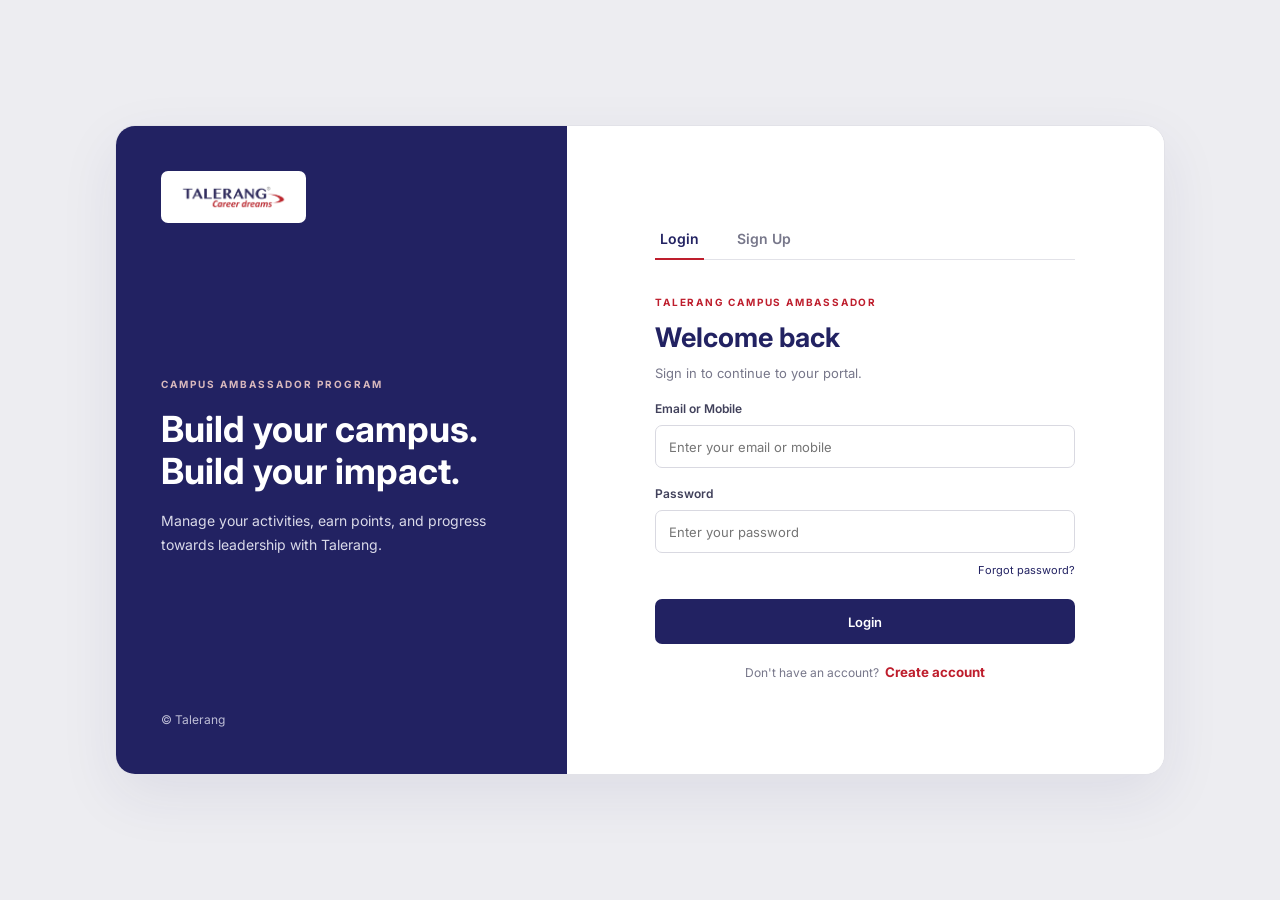
<file: frontend/index.html>
<html lang="en"><head>
    <meta charset="UTF-8">
    <meta name="viewport" content="width=device-width, initial-scale=1.0">

    <title>Talerang | Campus Ambassador</title>

    <!-- Professional font -->
    <link rel="preconnect" href="https://fonts.googleapis.com">
    <link rel="preconnect" href="https://fonts.gstatic.com" crossorigin="">

    <link href="https://fonts.googleapis.com/css2?family=Inter:wght@400;500;600;700&amp;display=swap" rel="stylesheet">

    <link rel="stylesheet" href="index.css">
</head>


<body>


<!-- =====================================================
     LOGIN / SIGNUP
===================================================== -->

<div id="authPage" class="auth-page">

    <div class="auth-wrapper">

        <!-- LEFT BRAND PANEL -->

        <div class="auth-brand">

            <img src="talerang-logo.png" alt="Talerang" class="auth-logo">

            <div class="brand-content">

                <span class="brand-label">
                    CAMPUS AMBASSADOR PROGRAM
                </span>

                <h1>
                    Build your campus.
                    <br>
                    Build your impact.
                </h1>

                <p>
                    Manage your activities, earn points,
                    and progress towards leadership with Talerang.
                </p>

            </div>

            <div class="brand-footer">
                © Talerang
            </div>

        </div>


        <!-- RIGHT LOGIN PANEL -->

        <div class="auth-form-panel">

            <div class="auth-form-content">

                <div class="mobile-logo">
                    <img src="talerang-logo.png" alt="Talerang">
                </div>


                <div class="auth-tabs">

                    <button id="loginTab" class="auth-tab active">
                        Login
                    </button>

                    <button id="signupTab" class="auth-tab">
                        Sign Up
                    </button>

                </div>


                <div class="auth-heading">

                    <span class="small-red-text">
                        TALERANG CAMPUS AMBASSADOR
                    </span>

                    <h2 id="authTitle">
                        Welcome back
                    </h2>

                    <p id="authSubtitle">
                        Sign in to continue to your portal.
                    </p>

                </div>


                <p id="authMessage" class="auth-message"></p>


                <!-- LOGIN FORM -->

                <form id="loginForm">

                    <div class="form-group">

                        <label>Email or Mobile</label>

                        <input type="text" id="loginIdentity" placeholder="Enter your email or mobile" required="">

                    </div>


                    <div class="form-group">

                        <label>Password</label>

                        <input type="password" id="loginPassword" placeholder="Enter your password" required="">

                    </div>


                    <div class="forgot-row">

                        <button type="button" id="forgotPassword">
                            Forgot password?
                        </button>

                    </div>


                    <button type="submit" class="auth-primary-btn">
                        Login
                    </button>


                    <p class="auth-switch">

                        Don't have an account?

                        <button type="button" id="goSignup">
                            Create account
                        </button>

                    </p>

                </form>


                <!-- SIGNUP FORM -->

                <form id="signupForm" class="hidden">

                    <div class="form-row">

                        <div class="form-group">

                            <label>Full Name</label>

                            <input type="text" id="signupName" placeholder="Full name" required="">

                        </div>


                        <div class="form-group">

                            <label>Mobile Number</label>

                            <input type="tel" id="signupMobile" placeholder="Mobile number" required="">

                        </div>

                    </div>


                    <div class="form-group">

                        <label>Email</label>

                        <input type="email" id="signupEmail" placeholder="Email address" required="">

                    </div>


                    <div class="form-group">

                        <label>College</label>

                        <input type="text" id="signupCollege" placeholder="College / University" required="">

                    </div>


                    <div class="form-group">

                        <label>LinkedIn Profile</label>

                        <input type="url" id="signupLinkedin" placeholder="https://linkedin.com/in/yourname" required="">

                    </div>


                    <div class="form-row">

                        <div class="form-group">

                            <label>Password</label>

                            <input type="password" id="signupPassword" placeholder="Create password" required="">

                        </div>


                        <div class="form-group">

                            <label>Confirm Password</label>

                            <input type="password" id="signupConfirmPassword" placeholder="Confirm password" required="">

                        </div>

                    </div>


                    <button type="submit" class="auth-primary-btn">
                        Create account
                    </button>


                    <p class="auth-switch">

                        Already have an account?

                        <button type="button" id="goLogin">
                            Login
                        </button>

                    </p>

                </form>

            </div>

        </div>

    </div>

</div>


<!-- =====================================================
     STUDENT PORTAL
===================================================== -->

<div id="portalPage" class="portal hidden">


    <!-- =================================================
         SIDEBAR
    ================================================= -->

    <aside class="sidebar">


        <div class="sidebar-brand">

            <div class="logo-box">

                <img src="talerang-logo.png" alt="Talerang">

            </div>

            <span>
                CAMPUS AMBASSADOR
            </span>

        </div>


        <!-- USER -->

        <div class="sidebar-user">

            <div class="sidebar-avatar" id="sidebarAvatar">
                A
            </div>


            <div class="sidebar-user-details">

                <strong id="sidebarName">
                    Avni Agarwal
                </strong>

                <span id="sidebarPosition">
                    Campus Ambassador
                </span>

            </div>

        </div>


        <!-- NAVIGATION -->

        <nav class="sidebar-nav">
            <button class="nav-item active" data-page="dashboard"><span class="nav-symbol">▦</span><span>Dashboard</span></button>
            <button class="nav-item" data-page="tasks"><span class="nav-symbol">✓</span><span>Tasks</span></button>
           <button class="nav-item" data-page="rankings">
    <span class="nav-symbol">★</span>
    <span>Rankings</span>
</button>

<button class="nav-item" data-page="announcements">
    <span class="nav-symbol">!</span>
    <span>Announcements</span>
    <span id="announcementNotificationDot" class="announcement-notification-dot" hidden=""></span>
</button>
            <button class="nav-item" data-page="rewards"><span class="nav-symbol">₹</span><span>Rewards</span></button>
            <button class="nav-item" data-page="profile"><span class="nav-symbol">○</span><span>Profile</span></button>
        </nav>


        <button id="logoutBtn" class="logout-btn">
            Logout
        </button>


    </aside>


    <!-- =================================================
         MAIN CONTENT
    ================================================= -->

    <main class="main-content">


        <!-- TOP BAR -->

        <header class="topbar">

            <div>

                <span class="topbar-label">
                    TALERANG
                </span>

                <h3 id="pageTitle">
                    Home
                </h3>

            </div>


            <div class="top-user">

                <div class="top-avatar" id="topAvatar">
                    A
                </div>


                <div class="top-user-info">

                    <strong id="welcomeName">
                        Avni Agarwal
                    </strong>

                    <span>
                        Campus Ambassador
                    </span>

                </div>

            </div>

        </header>


        <!-- =================================================
             HOME
        ================================================= -->

        <section id="home" class="portal-section active-section">


            <div class="home-welcome">

                <div class="home-welcome-content">

                    <span class="section-label">
                        CAMPUS AMBASSADOR PROGRAM
                    </span>

                    <h1>
                        Welcome,
                        <span id="homeName">
                            Avni
                        </span>
                    </h1>

                    <p>
                        Your journey starts here. Complete activities,
                        earn approved points and grow towards your next
                        leadership level.
                    </p>


                    <button class="dark-btn" data-go="dashboard">
                        View My Dashboard
                        <span>→</span>
                    </button>

                </div>


                <div class="home-score">

                    <span>
                        YOUR POINTS
                    </span>

                    <strong id="homeScore">
                        110
                    </strong>

                    <small>
                        / 1000 to next milestone
                    </small>

                </div>

            </div>


            <!-- QUICK OVERVIEW -->

            <div class="home-section-heading">

                <div>

                    <span class="section-label">
                        QUICK OVERVIEW
                    </span>

                    <h2>
                        Your progress
                    </h2>

                </div>

                <button class="simple-link" data-go="dashboard">
                    View details →
                </button>

            </div>


            <div class="home-cards">


                <div class="home-card">

                    <span class="home-card-label">
                        CURRENT POSITION
                    </span>

                    <strong id="homePosition">
                        Campus Ambassador
                    </strong>

                    <p>
                        Your current leadership level
                    </p>

                </div>


                <div class="home-card">

                    <span class="home-card-label">
                        COMPLETED ACTIVITIES
                    </span>

                    <strong>
                        <span id="homeCompleted">
                            2
                        </span> / 5
                    </strong>

                    <p>
                        Activities completed
                    </p>

                </div>


                <div class="home-card">

                    <span class="home-card-label">
                        CURRENT RANK
                    </span>

                    <strong>
                        #<span id="homeRank">
                            12
                        </span>
                    </strong>

                    <p>
                        Among Campus Ambassadors
                    </p>

                </div>


            </div>


            <!-- HOME ACTIONS -->

            <div class="home-bottom-grid">


                <div class="simple-panel">

                    <div class="panel-heading">

                        <div>

                            <span class="section-label">
                                GET STARTED
                            </span>

                            <h2>
                                Complete your first activities
                            </h2>

                        </div>

                    </div>


                    <p>
                        Start earning points by completing activities
                        such as referrals, workshops, material distribution
                        and social media engagement.
                    </p>


                    <button class="outline-dark-btn" data-go="tasks">
                        Explore Tasks →
                    </button>

                </div>


                <div class="announcement-mini">

                    <span class="section-label">
                        LATEST UPDATE
                    </span>

                    <h2 id="homeAnnouncementTitle">
    Latest announcement
</h2>

<p id="homeAnnouncementDescription">
    Check the Announcements section for the latest updates from Talerang.
</p>

                    

                    <button class="simple-link" data-go="announcements">
                        View announcement →
                    </button>

                </div>


            </div>


        </section>


        <!-- =================================================
             DASHBOARD
        ================================================= -->

        <section id="dashboard" class="portal-section">


            <div class="page-heading">

                <span class="section-label">
                    YOUR PERFORMANCE
                </span>

                <h1>
                    Dashboard
                </h1>

                <p>
                    Track your points, activities and leadership progress.
                </p>

            </div>


            <!-- STATS -->

            <div class="stats-grid">


                <div class="stat-card">

                    <span class="stat-label">
                        TOTAL POINTS
                    </span>

                    <strong id="dashboardPoints">
                        110
                    </strong>

                    <small>
                        Approved points
                    </small>

                </div>


                <div class="stat-card">

                    <span class="stat-label">
                        COMPLETED TASKS
                    </span>

                    <strong>
                        <span id="dashboardCompleted">
                            2
                        </span>
                        / 5
                    </strong>

                    <small>
                        Activities completed
                    </small>

                </div>


                <div class="stat-card">

                    <span class="stat-label">
                        CURRENT POSITION
                    </span>

                    <strong id="currentPosition" class="stat-position">
                        Campus Ambassador
                    </strong>

                    <small>
                        Next: Chapter Ambassador
                    </small>

                </div>


                <div class="stat-card">

                    <span class="stat-label">
                        CURRENT RANK
                    </span>

                    <strong>
                        #<span id="dashboardRank">
                            12
                        </span>
                    </strong>

                    <small>
                        Among ambassadors
                    </small>

                </div>


            </div>

            <!-- ACTIVITY TRACKER: each repeat activity has its own proof and caption -->
            <div class="content-card activity-tracker-card">
                <div class="card-title-row">
                    <div>
                        <h2>My Activity Tracker</h2>
                        <p>Upload a photo and add a short caption for each activity entry.</p>
                    </div>
                </div>
                <div class="table-container">
                    <table class="activity-tracker-table">
                        <thead>
                            <tr><th>Activity</th><th>Points</th><th>Status</th><th>Photo proof</th><th>Caption</th><th>Action</th></tr>
                        </thead>
                        <tbody id="studentActivityTrackerRows">
                            <tr><td colspan="6">Your activity entries will appear here.</td></tr>
                        </tbody>
                    </table>
                </div>
                <p class="tracker-note">Save each photo and caption, then choose Submit to Google to send the activity to the Talerang Google Sheet and Drive folder. After submitting, check the Sheet to confirm the record arrived.</p>
            </div>

            <!-- POSITION -->

            <div class="position-card">

                <div>

                    <span class="section-label light">
                        CURRENT POSITION
                    </span>

                    <h2 id="dashboardPosition">
                        Campus Ambassador
                    </h2>

                    <p>
                        Reach 3,000 points to become eligible for Chapter Ambassador promotion.
                    </p>

                </div>


                <div class="score-ring">

                    <strong id="dashboardScore">
                        110
                    </strong>

                    <span>
                        / 3000
                    </span>

                </div>

            </div>


            <!-- POINT SYSTEM -->

            <div class="content-card">

                <div class="card-title-row">

                    <div>

                        <h2>
                            How You Earn Points
                        </h2>

                        <p>
                            Complete activities and earn approved points.
                        </p>

                    </div>

                    <span class="target-pill">
                        3,000 Point Promotion Milestone
                    </span>

                </div>


                <div class="table-container">

                    <table class="points-table">

                        <thead>

                            <tr>

                                <th>
                                    Activity
                                </th>

                                <th>
                                    Points
                                </th>

                                <th>
                                    Frequency / Criteria
                                </th>

                            </tr>

                        </thead>


                        <tbody>

                            <tr>
                                <td>Referral</td>
                                <td>200 pts</td>
                                <td>Per successful referral</td>
                            </tr>

                            <tr>
                                <td>Team Call / Add Value</td>
                                <td>100 pts</td>
                                <td>Per approved team call / meaningful contribution</td>
                            </tr>

                            <tr>
                                <td>Put Up Posters</td>
                                <td>100 pts</td>
                                <td>Per approved campus poster activity</td>
                            </tr>

                            <tr>
                                <td>Brochures</td>
                                <td>100 pts</td>
                                <td>Per approved brochure activity</td>
                            </tr>

                            <tr>
                                <td>Workshop</td>
                                <td>500 pts</td>
                                <td>Per approved workshop</td>
                            </tr>

                            <tr class="total-row">
                                <td>REDEMPTION</td>
                                <td>1 point = ₹1</td>
                                <td>Unlocks at 1000 points, subject to reward rules</td>
                            </tr>

                        </tbody>

                    </table>

                </div>

            </div>


            <!-- RECENT ACTIVITY SECTION REMOVED -->


            <!-- LEADERSHIP -->

            <div class="content-card">

                <div class="card-title-row">

                    <div>

                        <h2>
                            Leadership Progression
                        </h2>

                        <p>
                            Your position changes as you reach each approved point target.
                        </p>

                    </div>

                </div>


                <div class="leadership-grid">


                    <div class="leadership-level current">

                        <span>
                            CURRENT
                        </span>

                        <h3>
                            Campus Ambassador
                        </h3>

                        <p>
                            Starting Level
                        </p>

                    </div>


                    <div class="leadership-arrow">
                        →
                    </div>


                    <div class="leadership-level">

                        <span>
                            3,000 POINTS
                        </span>

                        <h3>
                            Chapter Ambassador
                        </h3>

                        <p>
                            Promotion eligibility
                        </p>

                    </div>


                    <div class="leadership-arrow">
                        →
                    </div>


                    <div class="leadership-level">

                        <span>
                            6,000 POINTS
                        </span>

                        <h3>
                            Chapter President
                        </h3>

                        <p>
                            Next leadership milestone
                        </p>

                    </div>


                </div>

            </div>


        </section>


        <!-- =================================================
             TASKS
        ================================================= -->

        <section id="tasks" class="portal-section">

            <div class="page-heading">
                <span class="section-label">YOUR ACTIVITIES</span>
                <h1>Tasks</h1>
                <p>Complete activities and earn approved points.</p>
            </div>

            <div class="task-grid">

                <div class="task-card">
                    <span>01</span>
                    <h3>Referral</h3>
                    <p>Successfully refer a student to Talerang.</p>
                    <div class="task-footer">
                        <strong>200 pts</strong>
                        <button class="task-button" data-task="Referral" data-points="200">Complete</button>
                    </div>
                </div>

                <div class="task-card">
                    <span>02</span>
                    <h3>Team Call / Add Value</h3>
                    <p>Participate in a team call or contribute meaningful value to the team.</p>
                    <div class="task-footer">
                        <strong>100 pts</strong>
                        <button class="task-button" data-task="Team Call / Add Value" data-points="100">Complete</button>
                    </div>
                </div>

                <div class="task-card">
                    <span>03</span>
                    <h3>Put Up Posters</h3>
                    <p>Display Talerang promotional posters at approved campus locations.</p>
                    <div class="task-footer">
                        <strong>100 pts</strong>
                        <button class="task-button" data-task="Put Up Posters" data-points="100">Complete</button>
                    </div>
                </div>

                <div class="task-card brochures-task-card">
                    <div class="brochures-badge">📘 BROCHURES • EARN 100 POINTS</div>
                    <span>04</span>
                    <h3>Brochures</h3>
                    <p>Distribute Talerang brochures to students. <strong>Complete this activity to earn 100 points.</strong></p>
                    <div class="task-footer">
                        <strong>100 pts</strong>
                        <button class="task-button" data-task="Brochures" data-points="100">Complete</button>
                    </div>
                </div>

                <div class="task-card">
                    <span>05</span>
                    <h3>Workshop</h3>
                    <p>Organize or conduct a Talerang-related workshop.</p>
                    <div class="task-footer">
                        <strong>500 pts</strong>
                        <button class="task-button" data-task="Workshop" data-points="500">Complete</button>
                    </div>
                </div>

            </div>


        </section>


        <!-- =================================================
             REWARDS
        ================================================= -->

        <section id="rewards" class="portal-section">
            <div class="page-heading">
                <span class="section-label">REWARDS &amp; REDEMPTION</span>
                <h1>My Rewards</h1>
                <p>Earn points, follow your journey and request your next reward.</p>
            </div>

            <section class="reward-journey-shell" aria-labelledby="rewardJourneyTitle">
                <div class="reward-journey-top">
                    <div class="reward-heading-copy">
                        <span class="reward-eyebrow">YOUR REWARDS JOURNEY</span>
                        <h2 id="rewardJourneyTitle">The Road to Rewards</h2>
                        <p>Every approved point brings you closer to your next reward.</p>
                    </div>
                    <div class="reward-wallet">
                        <div class="reward-wallet-main">
                            <span class="wallet-label">YOUR POINTS BALANCE</span>
                            <strong><span id="studentRewardPoints">—</span> <small>points</small></strong>
                        </div>
                        <div class="wallet-rate"><strong>1 Point = ₹1</strong><span>Reward value</span></div>
                    </div>
                </div>

                <div class="reward-progress-summary">
                    <div class="reward-progress-labels">
                        <strong>Your journey progress</strong>
                        <span id="rewardProgressText">0 / 2,000 points</span>
                    </div>
                    <div class="reward-progress-track" role="progressbar" aria-label="Progress to final listed reward" aria-valuemin="0" aria-valuemax="2000" aria-valuenow="0">
                        <span id="rewardProgressFill"></span>
                    </div>
                </div>

                <div class="reward-milestone-heading">
                    <div>
                        <span class="reward-eyebrow">SIX REWARD STOPS</span>
                        <h2 id="rewardMilestoneTitle">Follow the road</h2>
                    </div>
                    <div class="reward-next-card">
                        <span>YOUR NEXT MILESTONE</span>
                        <strong id="rewardNextMilestone">250 points</strong>
                        <p id="rewardPointsToNext">250 points to your first reward</p>
                    </div>
                </div>

                <div class="reward-roadmap" id="rewardRoadmap">
                    <svg class="reward-road-svg" viewBox="0 0 1000 792" preserveAspectRatio="none" aria-hidden="true">
                        <defs>
                            <marker id="rewardArrowHead" markerWidth="10" markerHeight="10" refX="7" refY="5" orient="auto" markerUnits="userSpaceOnUse">
                                <path d="M0 0 L10 5 L0 10 Z" fill="#F5C451"></path>
                            </marker>
                        </defs>
                        <path class="reward-road-edge" d="M455 66 C455 120 545 144 545 198 S455 276 455 330 S545 408 545 462 S455 540 455 594 S545 672 545 726"></path>
                        <path class="reward-road-center" d="M455 66 C455 120 545 144 545 198 S455 276 455 330 S545 408 545 462 S455 540 455 594 S545 672 545 726"></path>
                        <path class="reward-road-direction" d="M455 66 C455 120 545 144 545 198"></path>
                        <path class="reward-road-direction" d="M545 198 C545 252 455 276 455 330"></path>
                        <path class="reward-road-direction" d="M455 330 C455 384 545 408 545 462"></path>
                        <path class="reward-road-direction" d="M545 462 C545 516 455 540 455 594"></path>
                        <path class="reward-road-direction" d="M455 594 C455 648 545 672 545 726"></path>
                    </svg>

                    <article class="roadmap-stop roadmap-left" data-points="250">
                        <span class="roadmap-node"><span>01</span></span>
                        <span class="roadmap-icon">🎁</span>
                        <div class="roadmap-copy">
                            <span class="roadmap-point">250 POINTS</span>
                            <h3>Talerang Gift Pack</h3>
                            <p class="roadmap-value">₹250 reward value</p>
                            <p class="roadmap-state">Upcoming</p>
                        </div>
                    </article>

                    <article class="roadmap-stop roadmap-right" data-points="500">
                        <span class="roadmap-node"><span>02</span></span>
                        <span class="roadmap-icon">💳</span>
                        <div class="roadmap-copy">
                            <span class="roadmap-point">500 POINTS</span>
                            <h3>₹500 Voucher</h3>
                            <p class="roadmap-value">₹500 voucher</p>
                            <p class="roadmap-state">Upcoming</p>
                        </div>
                    </article>

                    <article class="roadmap-stop roadmap-left" data-points="750">
                        <span class="roadmap-node"><span>03</span></span>
                        <span class="roadmap-icon">🎧</span>
                        <div class="roadmap-copy">
                            <span class="roadmap-point">750 POINTS</span>
                            <h3>Spotify Subscription</h3>
                            <p class="roadmap-value">₹750 reward value</p>
                            <p class="roadmap-state">Upcoming</p>
                        </div>
                    </article>

                    <article class="roadmap-stop roadmap-right" data-points="1000">
                        <span class="roadmap-node"><span>04</span></span>
                        <span class="roadmap-icon">🎬</span>
                        <div class="roadmap-copy">
                            <span class="roadmap-point">1,000 POINTS</span>
                            <h3>Netflix Subscription</h3>
                            <p class="roadmap-value">₹1,000 reward value</p>
                            <p class="roadmap-state">Upcoming</p>
                        </div>
                    </article>

                    <article class="roadmap-stop roadmap-left" data-points="1500">
                        <span class="roadmap-node"><span>05</span></span>
                        <span class="roadmap-icon">🍽️</span>
                        <div class="roadmap-copy">
                            <span class="roadmap-point">1,500 POINTS</span>
                            <h3>Sponsored Lunch</h3>
                            <p class="roadmap-value">₹1,500 reward value</p>
                            <p class="roadmap-state">Upcoming</p>
                        </div>
                    </article>

                    <article class="roadmap-stop roadmap-right" data-points="2000">
                        <span class="roadmap-node"><span>06</span></span>
                        <span class="roadmap-icon">✈️</span>
                        <div class="roadmap-copy">
                            <span class="roadmap-point">2,000 POINTS</span>
                            <h3>Trip to Alibaug</h3>
                            <p class="roadmap-value">₹2,000 reward value</p>
                            <p class="roadmap-state">Upcoming</p>
                        </div>
                    </article>
                </div>

                <div class="reward-road-legend">
                    <span><i class="legend-dot reached"></i> Unlocked</span>
                    <span><i class="legend-dot next"></i> Next reward</span>
                    <span><i class="legend-dot upcoming"></i> Upcoming</span>
                </div>
                <p class="reward-roadmap-disclaimer">1 point = ₹1 reward value. Reaching a milestone makes you eligible to request that reward; fulfilment is subject to Talerang admin approval and availability.</p>
            </section>

            <div class="reward-request-layout">
                <div class="reward-request-form-card">
                    <span class="section-label">MAKE A REQUEST</span>
                    <h2>Request a Reward</h2>
<p>
    Enter the name of the reward you want to request.
    Your request will be sent to the Talerang team for review.
</p>
                    <form id="studentRewardRequestForm">
                        <div class="input-group"><label for="requestedRewardName">Reward name</label><input id="requestedRewardName" name="reward_name" type="text" maxlength="150" placeholder="e.g. Spotify Subscription" required=""></div>
                        <div class="input-group"><label for="requestCurrentPoints">Your current points</label><input id="requestCurrentPoints" type="text" value="Loading points..." readonly="" aria-readonly="true"></div>
                        <div class="input-group"><label for="studentRewardNote">Student note (optional)</label><textarea id="studentRewardNote" name="student_note" rows="3" maxlength="500" placeholder="Add any additional details..."></textarea></div>
                        <div class="reward-honesty-notice"><strong>Important notice</strong><p>Please do not enter false information. Incorrect or misleading task submissions and reward requests may be rejected by the Talerang team.</p></div>
                        <button class="primary-btn" id="submitStudentRewardRequest" type="submit">Submit Reward Request</button>
                        <p class="reward-form-message" id="rewardRequestMessage" role="status" aria-live="polite"></p>
                    </form>
                </div>
                <div class="reward-my-requests-card"><span class="section-label">REQUEST HISTORY</span><h2>My Reward Requests</h2><p>Track Pending, Approved, Rejected and Issued requests, including any details shared by the Talerang team.</p><div id="studentRewardRequests" class="reward-request-list"><p class="empty-state">Loading your requests...</p></div></div>
            </div>
        </section>


        <!-- =================================================
             RANKINGS
        ================================================= -->

        <section id="rankings" class="portal-section">

            <div class="page-heading">

                <span class="section-label">
                    CAMPUS AMBASSADORS
                </span>

                <h1>
                    Rankings
                </h1>

                <p>
                    See your position among other ambassadors.
                </p>

            </div>


            <div class="ranking-summary">

                <div>
                    <span>Your Rank</span>
                    <strong>
                        #<span id="rankingPosition">12</span>
                    </strong>
                </div>

                <div>
                    <span>Your Points</span>
                    <strong>
                        <span id="rankingPoints">110</span>
                    </strong>
                </div>

                <div>
                    <span>Your Position</span>
                    <strong id="rankingUserPosition">
                        Campus Ambassador
                    </strong>
                </div>

            </div>


            <div class="content-card table-container">

                <table class="ranking-table">

                    <thead>

                        <tr>
                            <th>Rank</th>
                            <th>Ambassador</th>
                            <th>College</th>
                            <th>Points</th>
                            <th>Position</th>
                        </tr>

                    </thead>

                   
<tbody id="rankingsTableBody">

    <tr>
        <td colspan="5">Loading rankings...</td>
    </tr>

</tbody>


                </table>

            </div>

        </section>


        <!-- =================================================
             ANNOUNCEMENTS
        ================================================= -->

        <section id="announcements" class="portal-section">
            <div class="announcement-page-intro">
                <div>
                    <span class="section-label">TALERANG UPDATES</span>
                    <h1>Announcements</h1>
                    <p>Stay informed with the latest news, opportunities and important updates from the Talerang team.</p>
                </div>
                <div class="announcement-intro-mark" aria-hidden="true">!</div>
            </div>

            <div class="announcement-toolbar">
                <div class="announcement-toolbar-copy">
                    <strong>What's happening</strong>
                    <span>Official updates for Campus Ambassadors</span>
                </div>
                <button type="button" class="outline-dark-btn" id="refreshStudentAnnouncements">
                    <span aria-hidden="true">↻</span> Refresh updates
                </button>
            </div>

            <div id="studentAnnouncementsList" class="student-announcements-list" aria-live="polite">
                <p class="announcement-empty">Loading announcements...</p>
            </div>
        </section>


        <!-- =================================================
             PROFILE
        ================================================= -->

        <section id="profile" class="portal-section">

            <div class="page-heading">

                <span class="section-label">
                    YOUR ACCOUNT
                </span>

                <h1>
                    Profile
                </h1>

                <p>
                    Your Campus Ambassador information.
                </p>

            </div>


            <!-- PROFILE HEADER -->

            <div class="profile-header">

                <div class="profile-large-avatar" id="profileAvatar">
                    A
                </div>


                <div class="profile-header-info">

                    <span>
                        CAMPUS AMBASSADOR
                    </span>

                    <h2 id="profileName">
                        Avni Agarwal
                    </h2>

                    <p id="profileCollege">
                        Your College
                    </p>

                </div>


                <div class="profile-score">

                    <strong id="profilePoints">
                        110
                    </strong>

                    <span>
                        approved points
                    </span>

                </div>

            </div>


            <div class="profile-grid">


                <div class="content-card">

                    <h2>
                        Personal Information
                    </h2>


                    <div class="profile-row">

                        <span>
                            Full Name
                        </span>

                        <strong id="profileFullName">
                            Avni Agarwal
                        </strong>

                    </div>


                    <div class="profile-row">

                        <span>
                            Email
                        </span>

                        <strong id="profileEmail">
                            example@email.com
                        </strong>

                    </div>


                    <div class="profile-row">

                        <span>
                            Mobile
                        </span>

                        <strong id="profileMobile">
                            +91 XXXXX XXXXX
                        </strong>

                    </div>


                    <div class="profile-row">

                        <span>
                            College
                        </span>

                        <strong id="profileCollegeDetail">
                            Your College
                        </strong>

                    </div>

                </div>


                <div class="content-card">

                    <h2>
                        Ambassador Information
                    </h2>


                    <div class="profile-row">

                        <span>
                            Current Position
                        </span>

                        <strong id="profileCurrentPosition">
                            Campus Ambassador
                        </strong>

                    </div>


                    <div class="profile-row">

                        <span>
                            Current Rank
                        </span>

                        <strong>
                            #<span id="profileRank">
                                12
                            </span>
                        </strong>

                    </div>


                    <div class="profile-row">

                        <span>
                            LinkedIn
                        </span>

                        <a id="profileLinkedin" href="#" target="_blank">
                            View Profile →
                        </a>

                    </div>

                </div>


            </div>


            <button id="editProfileBtn" class="dark-btn profile-edit">
                Edit Profile
            </button>


            <form id="editProfileForm" class="edit-profile-form hidden">

                <h2>
                    Edit Profile
                </h2>


                <label>Full Name</label>

                <input id="editFullName" type="text">


                <label>Mobile</label>

                <input id="editMobile" type="tel">


                <label>College</label>

                <input id="editCollege" type="text">


                <label>LinkedIn</label>

                <input id="editLinkedin" type="url">


                <div class="edit-buttons">

                    <button type="submit" class="dark-btn">
                        Save Changes
                    </button>

                    <button type="button" id="cancelProfileBtn" class="cancel-btn">
                        Cancel
                    </button>

                </div>

            </form>


        </section>


    </main>

</div>


<!-- TOAST -->

<div id="toast" class="toast">

    <span id="toastMessage"></span>

</div>


<script src="script.js"></script>



</body></html>
</file>
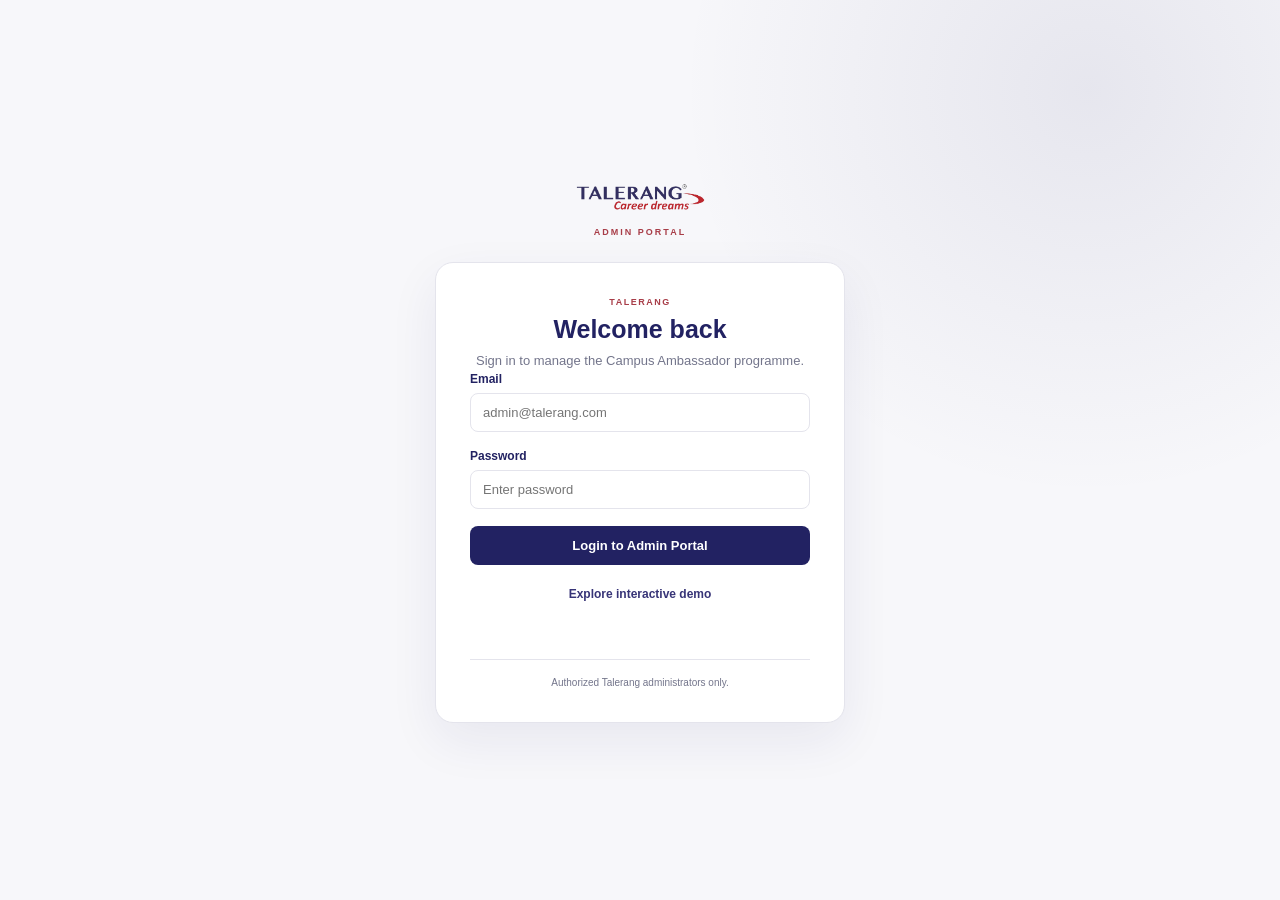
<file: frontend/admin/index.html>
<html lang="en"><head>
  <meta charset="utf-8">
  <meta content="width=device-width,initial-scale=1" name="viewport">
  <title>Talerang | Admin Portal</title>
  <link href="admin.css" rel="stylesheet">
</head>
<body>
  <div class="admin-auth" id="adminAuth">
    <div class="auth-brand">
      <img alt="Talerang" src="talerang-logo.png">
      <span>ADMIN PORTAL</span>
    </div>
    <div class="auth-card">
      <div class="auth-heading">
        <span class="small-label">TALERANG</span>
        <h1>Welcome back</h1>
        <p>Sign in to manage the Campus Ambassador programme.</p>
      </div>
      <form id="adminLoginForm">
        <div class="input-group">
          <label for="adminLoginEmail">Email</label>
          <input id="adminLoginEmail" placeholder="admin@talerang.com" required="" type="email">
        </div>
        <div class="input-group">
          <label for="adminLoginPassword">Password</label>
          <input id="adminLoginPassword" placeholder="Enter password" required="" type="password">
        </div>
        <button class="auth-button" type="submit">Login to Admin Portal</button>
      </form>
      <button class="demo-link" id="demoModeBtn" type="button">Explore interactive demo</button>
      <p class="auth-message" id="authMessage"></p>
      <div class="auth-security">Authorized Talerang administrators only.</div>
    </div>
  </div>

  <div class="admin-portal hidden" id="adminPortal">
    <aside class="admin-sidebar">
      <div class="brand-area">
        <img alt="Talerang" src="talerang-logo.png">
        <div><strong>ADMIN</strong><span>Campus Ambassador</span></div>
      </div>
      <nav class="admin-nav">
        <button class="admin-nav-item active" data-page="students">◎ Student Information</button>
        <button class="admin-nav-item" data-page="rankings">♛ Rankings</button>
        <button class="admin-nav-item" data-page="rewards">★ Reward Management</button>
        <button class="admin-nav-item" data-page="announcements">✉ Announcements</button>
      </nav>
      <div class="sidebar-bottom">
        <div class="admin-user">
          <div class="admin-avatar">A</div>
          <div><strong>Administrator</strong><span>Admin</span></div>
        </div>
        <button class="logout-button" id="logoutBtn">Logout</button>
      </div>
    </aside>

    <main class="admin-main">
      <header class="topbar">
        <div><span class="topbar-label">TALERANG ADMIN</span><h2 id="pageTitle">Student Information</h2></div>
        <div class="topbar-right">
          <div class="topbar-user"><span>Welcome back</span><strong>Administrator</strong></div>
          <div class="top-avatar">A</div>
        </div>
      </header>

      <div class="demo-banner hidden" id="demoBanner">
        <strong>Interactive demo mode</strong>
        <span>Sample records only. Changes do not affect the live database.</span>
        <button id="exitDemoBtn">Exit demo</button>
      </div>
      <div class="global-message hidden" id="globalMessage" role="status"></div>

      <section class="admin-page active" id="studentsPage">
        <div class="page-intro">
          <div>
            <span class="section-label">STUDENT MANAGEMENT</span>
            <h1>Student Information</h1>
            <p>Select a student to see their profile, activity evidence, points and rewards.</p>
          </div>
          <input class="search-box" id="studentSearch" placeholder="Search name, email or college" type="search">
        </div>
        <div class="content-card table-card">
          <div class="table-container">
            <table>
              <thead><tr><th>Student</th><th>Email</th><th>College</th><th>LinkedIn</th><th>Points</th><th>Designation</th><th>Rewards</th></tr></thead>
              <tbody id="studentsTable"></tbody>
            </table>
          </div>
        </div>
        <div class="student-profile hidden" id="studentProfile"></div>
      </section>

      <section class="admin-page" id="rankingsPage">
        <div class="page-intro">
          <div><span class="section-label">PERFORMANCE</span><h1>Rankings</h1><p>Campus Ambassador leaderboard based on points.</p></div>
        </div>
        <div class="content-card table-card">
          <div class="table-container">
            <table>
              <thead><tr><th>Rank</th><th>Student</th><th>College</th><th>Points</th></tr></thead>
              <tbody id="rankingTable"></tbody>
            </table>
          </div>
        </div>
      </section>

      <!-- Only this Reward Management section has been updated. -->
      <section class="admin-page" id="rewardsPage">
        <div class="page-intro">
          <div>
            <span class="section-label">REWARDS</span>
            <h1>Reward Management</h1>
            <p>Review student reward requests. Copy the student's email to contact them separately.</p>
          </div>
        </div>

        <div class="content-card roadmap-admin-card">
          <div class="card-header">
            <div>
              <span class="section-label">REWARD ROADMAP</span>
              <h3>Points milestone guide</h3>
              <p>Reference guide only. Students can request rewards manually; points do not automatically unlock or restrict requests.</p>
            </div>
          </div>
          <div class="admin-roadmap-grid">
            <div><strong>250 pts</strong><span>Talerang Gift Pack</span></div>
            <div><strong>500 pts</strong><span>₹500 Voucher</span></div>
            <div><strong>750 pts</strong><span>Spotify Subscription</span></div>
            <div><strong>1,000 pts</strong><span>Netflix Subscription</span></div>
            <div><strong>1,500 pts</strong><span>Sponsored Lunch</span></div>
            <div><strong>2,000 pts</strong><span>Trip to Alibaug</span></div>
          </div>
        </div>

        <div class="reward-status-summary">
          <div class="content-card reward-count-card">
            <div><span class="section-label">PENDING</span><p>Waiting for review</p></div>
            <strong id="rewardPendingCount">0</strong>
          </div>
          <div class="content-card reward-count-card">
            <div><span class="section-label">APPROVED</span><p>Approved requests</p></div>
            <strong id="rewardApprovedCount">0</strong>
          </div>
          <div class="content-card reward-count-card">
            <div><span class="section-label">REJECTED</span><p>Rejected requests</p></div>
            <strong id="rewardRejectedCount">0</strong>
          </div>
          <div class="content-card reward-count-card">
            <div><span class="section-label">ISSUED</span><p>Historical records</p></div>
            <strong id="rewardIssuedCount">0</strong>
          </div>
        </div>

        <div class="content-card">
          <div class="card-header reward-list-header">
            <div><h3>Student reward requests</h3><p>Review the student's details and request. No voucher or issue form is required here.</p></div>
            <label class="reward-filter-label" for="rewardStatusFilter">
              Filter
              <select id="rewardStatusFilter" class="reward-status-filter">
                <option value="all">All requests</option>
                <option value="pending">Pending</option>
                <option value="approved">Approved</option>
                <option value="rejected">Rejected</option>
                <option value="issued">Issued (history)</option>
              </select>
            </label>
          </div>
          <div id="rewardRequestList" class="reward-request-list">
            <p class="empty-state">Loading reward requests…</p>
          </div>
        </div>
      </section>

      <section class="admin-page" id="announcementsPage">
        <div class="page-intro">
          <div><span class="section-label">COMMUNICATION</span><h1>Announcements</h1><p>Create, manage and publish updates for Campus Ambassadors.</p></div>
        </div>
        <div class="announcement-grid">
          <div class="content-card">
            <div class="card-header"><div><h3>Create announcement</h3><p>Write an update for students.</p></div></div>
            <form id="announcementForm">
              <div class="input-group"><label for="announcementTitle">Title</label><input id="announcementTitle" placeholder="Weekly Team Call" required=""></div>
              <div class="input-group"><label for="announcementDescription">Description</label><textarea id="announcementDescription" placeholder="Write your announcement..." required=""></textarea></div>
              <div class="input-group"><label for="announcementWhatsapp">WhatsApp link (optional)</label><input id="announcementWhatsapp" placeholder="https://chat.whatsapp.com/..." type="url"></div>
              <button class="primary-button" type="submit">Save as Draft</button>
            </form>
          </div>
          <div class="content-card">
            <div class="card-header"><div><h3>Announcement preview</h3></div></div>
            <div class="announcement-preview" id="announcementPreview"><h3>No announcement yet</h3><p>Your announcement preview will appear here.</p></div>
          </div>
        </div>
        <div class="content-card announcement-management">
          <div class="card-header">
            <div><h3>Manage announcements</h3><p>View drafts and published announcements.</p></div>
            <button class="mini-button neutral" id="refreshAnnouncements" type="button">Refresh</button>
          </div>
          <div id="announcementList"><p class="empty-state">Loading announcements...</p></div>
        </div>
      </section>
    </main>
  </div>

  <script src="admin-config.js"></script>
  <script src="admin.js"></script>

</body></html>
</file>
<file: frontend/index.css>
/* =====================================================







   TALERANG DESIGN SYSTEM







\\===================================================== */







:root {







    --blue: #222262;







    --red: #BE1E2D;







    --white: #FBFCFF;







    --grey: #F3F3F6;







    --border: #E2E2E8;







    --text: #222262;







    --muted: #77778A;







    --sidebar: #E8E8ED;







}







/* =====================================================







   RESET







\\===================================================== */







* {







    margin: 0;







    padding: 0;







    box-sizing: border-box;







}







html {







    scroll-behavior: smooth;







}







body {







    font-family: "Inter", Arial, sans-serif;







    background: var(--grey);







    color: var(--text);







    font-size: 14px;







    line-height: 1.5;







}







button,







input {







    font-family: inherit;







}







button {







    cursor: pointer;







}







.hidden {







    display: none !important;







}







/* =====================================================







   LOGIN







\\===================================================== */







.auth-page {







    min-height: 100vh;







    background: #EDEDF1;







    display: flex;







    align-items: center;







    justify-content: center;







    padding: 35px;







}







.auth-wrapper {







    width: min(1050px, 100%);







    min-height: 650px;







    display: grid;







    grid-template-columns: 43% 57%;







    background: white;







    border-radius: 20px;







    overflow: hidden;







    border: 1px solid var(--border);







    box-shadow:







        0 20px 60px rgba(34, 34, 98, 0.08);







}







/* LEFT BRAND */







.auth-brand {







    background: var(--blue);







    color: white;







    padding: 45px;







    display: flex;







    flex-direction: column;







}







.auth-logo {







    width: 145px;







    height: auto;







    object-fit: contain;







    background: white;







    padding: 10px 15px;







    border-radius: 7px;







}







.brand-content {







    margin-top: auto;







    margin-bottom: auto;







}







.brand-label {







    color: #D9B9BD;







    font-size: 10px;







    font-weight: 700;







    letter-spacing: 2px;







}







.brand-content h1 {







    font-size: 36px;







    line-height: 1.15;







    margin: 17px 0;







    font-weight: 700;







}







.brand-content p {







    color: #DADAE9;







    max-width: 360px;







    font-size: 14px;







    line-height: 1.7;







}







.brand-footer {







    color: #BEBED6;







    font-size: 12px;







}







/* RIGHT */







.auth-form-panel {







    background: white;







    display: flex;







    align-items: center;







    justify-content: center;







    padding: 50px;







}







.auth-form-content {







    width: 100%;







    max-width: 420px;







}







.mobile-logo {







    display: none;







}







/* TABS */







.auth-tabs {







    display: flex;







    border-bottom: 1px solid var(--border);







    margin-bottom: 35px;







}







.auth-tab {







    border: none;







    background: transparent;







    padding: 12px 5px;







    margin-right: 28px;







    color: var(--muted);







    font-size: 14px;







    font-weight: 600;







    position: relative;







}







.auth-tab.active {







    color: var(--blue);







}







.auth-tab.active::after {







    content: "";







    position: absolute;







    bottom: -1px;







    left: 0;







    width: 100%;







    height: 2px;







    background: var(--red);







}







/* HEADING */







.small-red-text {







    color: var(--red);







    font-size: 10px;







    font-weight: 700;







    letter-spacing: 1.8px;







}







.auth-heading h2 {







    font-size: 27px;







    margin: 8px 0 5px;







}







.auth-heading p {







    color: var(--muted);







    font-size: 13px;







}







/* FORM */







.form-group {







    margin-top: 17px;







}







.form-group label {







    display: block;







    font-size: 12px;







    font-weight: 600;







    margin-bottom: 7px;







    color: #41415B;







}







.form-group input {







    width: 100%;







    height: 43px;







    border: 1px solid #D9D9E1;







    border-radius: 7px;







    padding: 0 13px;







    outline: none;







    color: var(--blue);







    background: white;







    font-size: 13px;







    transition: .2s;







}







.form-group input:focus {







    border-color: var(--blue);







    box-shadow: 0 0 0 3px rgba(34,34,98,.06);







}







.form-row {







    display: grid;







    grid-template-columns: 1fr 1fr;







    gap: 15px;







}







.forgot-row {







    text-align: right;







    margin-top: 10px;







}







.forgot-row button {







    border: none;







    background: transparent;







    color: var(--blue);







    font-size: 11px;







}







.auth-primary-btn {







    width: 100%;







    height: 45px;







    border: none;







    border-radius: 7px;







    background: var(--blue);







    color: white;







    font-weight: 600;







    font-size: 13px;







    margin-top: 22px;







    transition: .2s;







}







.auth-primary-btn:hover {







    background: var(--red);







}







.auth-switch {







    text-align: center;







    color: var(--muted);







    font-size: 12px;







    margin-top: 20px;







}







.auth-switch button {







    border: none;







    background: transparent;







    color: var(--red);







    font-weight: 700;







    margin-left: 3px;







}







.auth-message {







    color: var(--red);







    font-size: 12px;







    margin-top: 15px;







}







/* =====================================================







   PORTAL







\\===================================================== */







.portal {







    min-height: 100vh;







}







/* =====================================================







   SIDEBAR







\\===================================================== */







.sidebar {







    width: 245px;







    position: fixed;







    left: 0;







    top: 0;







    bottom: 0;







    background: var(--sidebar);







    border-right: 1px solid #D7D7DE;







    display: flex;







    flex-direction: column;







    z-index: 20;







}







/* LOGO */







.sidebar-brand {







    padding: 23px 20px 15px;







}







.logo-box {







    height: 58px;







    background: white;







    border-radius: 8px;







    display: flex;







    align-items: center;







    justify-content: center;







    border: 1px solid #DCDCE2;







}







.logo-box img {







    width: 130px;







    max-height: 45px;







    object-fit: contain;







}







.sidebar-brand > span {







    display: block;







    text-align: center;







    margin-top: 10px;







    color: var(--blue);







    font-size: 9px;







    font-weight: 700;







    letter-spacing: 1.8px;







}







/* USER */







.sidebar-user {







    margin: 12px 15px 18px;







    padding: 13px;







    background: white;







    border: 1px solid #DADAE0;







    border-radius: 10px;







    display: flex;







    align-items: center;







    gap: 11px;







}







.sidebar-avatar {







    width: 40px;







    height: 40px;







    flex-shrink: 0;







    border-radius: 50%;







    background: var(--blue);







    color: white;







    display: flex;







    align-items: center;







    justify-content: center;







    font-weight: 700;







    font-size: 14px;







}







.sidebar-user-details {







    min-width: 0;







}







.sidebar-user-details strong {







    display: block;







    color: var(--blue);







    font-size: 13px;







    font-weight: 700;







    white-space: nowrap;







    overflow: hidden;







    text-overflow: ellipsis;







}







.sidebar-user-details span {







    display: block;







    color: var(--red);







    font-size: 10px;







    font-weight: 600;







    margin-top: 2px;







}







/* NAV */







.sidebar-nav {







    padding: 0 12px;







}







.nav-item {







    width: 100%;







    border: none;







    background: transparent;







    color: #57576A;







    padding: 11px 13px;







    border-radius: 7px;







    display: flex;







    align-items: center;







    gap: 12px;







    text-align: left;







    font-size: 13px;







    font-weight: 500;







    margin-bottom: 3px;







}







.nav-item:hover {







    background: rgba(255,255,255,.7);







    color: var(--blue);







}







.nav-item.active {







    background: var(--blue);







    color: white;







}







.nav-symbol {







    width: 19px;







    text-align: center;







    font-size: 15px;







}







.logout-btn {







    margin: auto 15px 18px;







    height: 40px;







    border: 1px solid #D0D0D8;







    border-radius: 7px;







    background: white;







    color: var(--red);







    font-size: 12px;







    font-weight: 600;







}







/* =====================================================







   MAIN







\\===================================================== */







.main-content {







    margin-left: 245px;







    min-height: 100vh;







}







/* TOPBAR */







.topbar {







    height: 70px;







    background: white;







    border-bottom: 1px solid var(--border);







    padding: 0 35px;







    display: flex;







    align-items: center;







    justify-content: space-between;







    position: sticky;







    top: 0;







    z-index: 10;







}







.topbar-label {







    display: block;







    color: var(--red);







    font-size: 9px;







    font-weight: 700;







    letter-spacing: 2px;







}







.topbar h3 {







    font-size: 15px;







    margin-top: 1px;







}







.top-user {







    display: flex;







    align-items: center;







    gap: 9px;







}







.top-avatar {







    width: 36px;







    height: 36px;







    border-radius: 50%;







    background: var(--blue);







    color: white;







    display: flex;







    align-items: center;







    justify-content: center;







    font-size: 12px;







    font-weight: 700;







}







.top-user-info strong {







    display: block;







    font-size: 12px;







}







.top-user-info span {







    display: block;







    color: var(--red);







    font-size: 9px;







    font-weight: 600;







}







/* =====================================================







   SECTIONS







\\===================================================== */







.portal-section {







    display: none;







    padding: 42px;







    max-width: 1450px;







}







.portal-section.active-section {







    display: block;







}







.page-heading {







    margin-bottom: 30px;







}







.page-heading h1 {







    font-size: 32px;







    margin: 8px 0 5px;







}







.page-heading p {







    color: var(--muted);







    font-size: 13px;







}







.section-label {







    color: var(--red);







    font-size: 10px;







    font-weight: 700;







    letter-spacing: 2px;







}







.section-label.light {







    color: #D5B6BA;







}







/* =====================================================







   HOME







\\===================================================== */







.home-welcome {







    min-height: 300px;







    background: var(--blue);







    border-radius: 18px;







    padding: 40px;







    color: white;







    display: flex;







    align-items: center;







    justify-content: space-between;







    gap: 40px;







}







.home-welcome-content {







    max-width: 670px;







}







.home-welcome h1 {







    font-size: 34px;







    margin: 10px 0;







}







.home-welcome h1 span {







    color: white;







}







.home-welcome p {







    color: #D9D9E8;







    max-width: 620px;







    font-size: 14px;







    line-height: 1.7;







    margin-bottom: 25px;







}







.dark-btn {







    display: inline-flex;







    align-items: center;







    gap: 15px;







    border: none;







    border-radius: 7px;







    padding: 12px 18px;







    background: white;







    color: var(--blue);







    font-size: 12px;







    font-weight: 700;







}







.dark-btn:hover {







    background: var(--red);







    color: white;







}







.home-score {







    width: 180px;







    height: 180px;







    flex-shrink: 0;







    border: 1px solid rgba(255,255,255,.25);







    border-radius: 50%;







    display: flex;







    flex-direction: column;







    align-items: center;







    justify-content: center;







}







.home-score span {







    font-size: 9px;







    letter-spacing: 1.5px;







    color: #CFCFE2;







    font-weight: 700;







}







.home-score strong {







    font-size: 43px;







    line-height: 1;







    margin: 9px 0 4px;







}







.home-score small {







    font-size: 10px;







    color: #CFCFE2;







}







/* HOME SECTION */







.home-section-heading {







    margin: 38px 0 18px;







    display: flex;







    justify-content: space-between;







    align-items: end;







}







.home-section-heading h2 {







    font-size: 21px;







    margin-top: 5px;







}







.simple-link {







    border: none;







    background: transparent;







    color: var(--red);







    font-size: 11px;







    font-weight: 700;







}







.home-cards {







    display: grid;







    grid-template-columns: repeat(3,1fr);







    gap: 18px;







}







.home-card {







    background: white;







    border: 1px solid var(--border);







    border-radius: 13px;







    padding: 24px;







}







.home-card-label {







    display: block;







    color: var(--muted);







    font-size: 9px;







    font-weight: 700;







    letter-spacing: 1.4px;







}







.home-card strong {







    display: block;







    color: var(--blue);







    font-size: 25px;







    margin: 9px 0 3px;







}







.home-card p {







    color: var(--muted);







    font-size: 11px;







}







.home-bottom-grid {







    display: grid;







    grid-template-columns: 1.5fr 1fr;







    gap: 18px;







    margin-top: 18px;







}







.simple-panel,







.announcement-mini {







    background: white;







    border: 1px solid var(--border);







    border-radius: 13px;







    padding: 26px;







}







.simple-panel h2,







.announcement-mini h2 {







    font-size: 18px;







    margin-top: 5px;







}







.simple-panel p,







.announcement-mini p {







    color: var(--muted);







    font-size: 12px;







    line-height: 1.7;







    margin: 12px 0 18px;







}







.outline-dark-btn {







    border: 1px solid var(--blue);







    background: white;







    color: var(--blue);







    padding: 10px 15px;







    border-radius: 6px;







    font-size: 11px;







    font-weight: 700;







}







.outline-dark-btn:hover {







    background: var(--blue);







    color: white;







}







.announcement-mini {







    border-top: 3px solid var(--red);







}







/* =====================================================







   DASHBOARD







\\===================================================== */







.stats-grid {







    display: grid;







    grid-template-columns: repeat(4,1fr);







    gap: 17px;







    margin-bottom: 18px;







}







.stat-card {







    background: white;







    border: 1px solid var(--border);







    border-radius: 13px;







    padding: 22px;







    min-height: 155px;







}







.stat-label {







    display: block;







    color: var(--muted);







    font-size: 9px;







    font-weight: 700;







    letter-spacing: 1.3px;







}







.stat-card strong {







    display: block;







    color: var(--blue);







    font-size: 28px;







    margin: 10px 0 5px;







}







.stat-card small {







    color: #9999A8;







    font-size: 10px;







}







.stat-position {







    font-size: 19px !important;







    line-height: 1.3;







}







/* POSITION */







.position-card {







    background: var(--blue);







    color: white;







    border-radius: 18px;







    padding: 34px;







    display: flex;







    align-items: center;







    justify-content: space-between;







    margin-bottom: 18px;







}







.position-card h2 {







    font-size: 28px;







    margin: 9px 0;







}







.position-card p {







    color: #D9D9E8;







    font-size: 13px;







    max-width: 650px;







}







.score-ring {







    width: 130px;







    height: 130px;







    border: 8px solid rgba(255,255,255,.18);







    border-radius: 50%;







    flex-shrink: 0;







    display: flex;







    flex-direction: column;







    align-items: center;







    justify-content: center;







}







.score-ring strong {







    font-size: 29px;







}







.score-ring span {







    color: #D1D1E3;







    font-size: 10px;







}







/* CONTENT CARD */







.content-card {







    background: white;







    border: 1px solid var(--border);







    border-radius: 15px;







    padding: 27px;







    margin-bottom: 18px;







}







.content-card h2 {







    font-size: 19px;







}







.card-title-row {







    display: flex;







    align-items: center;







    justify-content: space-between;







    gap: 20px;







    margin-bottom: 20px;







}







.card-title-row p {







    color: var(--muted);







    font-size: 12px;







    margin-top: 3px;







}







.target-pill {







    background: #FCECEF;







    color: var(--red);







    padding: 8px 12px;







    border-radius: 20px;







    font-size: 9px;







    font-weight: 700;







    white-space: nowrap;







}







/* POINT TABLE */







.table-container {







    overflow-x: auto;







}







.points-table {







    width: 100%;







    border-collapse: collapse;







}







.points-table th {







    background: var(--blue);







    color: white;







    padding: 13px 15px;







    text-align: left;







    font-size: 11px;







    font-weight: 600;







}







.points-table td {







    padding: 14px 15px;







    border-bottom: 1px solid var(--border);







    font-size: 12px;







    color: #30304D;







}







.points-table td:nth-child(2) {







    color: var(--red);







    font-weight: 700;







}







.total-row {







    background: #F0F1F6;







}







.total-row td {







    font-weight: 700;







}







/* DASHBOARD TWO COLUMN */







.dashboard-two-column {







    display: grid;







    grid-template-columns: 1fr 1fr;







    gap: 18px;







}







/* PROGRESS */







.muted-text {







    color: var(--muted);







    font-size: 12px;







    margin-top: 3px;







}







.percentage {







    font-size: 43px;







    font-weight: 700;







    margin: 30px 0 18px;







}







.progress-track {







    height: 9px;







    background: #E7E7ED;







    border-radius: 10px;







    overflow: hidden;







}







.progress-value {







    height: 100%;







    background: var(--red);







    border-radius: 10px;







}







.progress-bottom {







    display: flex;







    justify-content: space-between;







    margin-top: 10px;







    color: var(--muted);







    font-size: 10px;







}







/* ACTIVITY */







.activity {







    display: flex;







    align-items: center;







    gap: 12px;







    padding: 14px 0;







    border-bottom: 1px solid var(--border);







}







.activity:last-child {







    border-bottom: none;







}







.activity-status {







    width: 32px;







    height: 32px;







    border-radius: 50%;







    display: flex;







    align-items: center;







    justify-content: center;







    font-size: 13px;







}







.approved {







    background: #EAF5EF;







    color: #2F8D59;







}







.pending {







    background: #F8F1DF;







    color: #B48819;







}







.activity strong {







    display: block;







    font-size: 12px;







}







.activity span {







    display: block;







    color: var(--muted);







    font-size: 10px;







    margin-top: 2px;







}







/* LEADERSHIP */







.leadership-grid {







    display: grid;







    grid-template-columns: 1fr auto 1fr auto 1fr;







    align-items: center;







    gap: 12px;







}







.leadership-level {







    border: 1px solid var(--border);







    border-radius: 11px;







    padding: 20px;







    min-height: 115px;







}







.leadership-level.current {







    background: #F4F4FA;







    border: 1.5px solid var(--blue);







}







.leadership-level span {







    color: var(--red);







    font-size: 9px;







    font-weight: 700;







}







.leadership-level h3 {







    font-size: 14px;







    margin: 9px 0 3px;







}







.leadership-level p {







    color: var(--muted);







    font-size: 10px;







}







.leadership-arrow {







    color: var(--red);







    font-size: 20px;







}







/* =====================================================







   TASKS — CLEANER TYPE, CONSISTENT CARDS AND ACTIONS







\\===================================================== */







.task-grid {







    display: grid;







    grid-template-columns: repeat(2, minmax(0, 1fr));







    gap: 18px;







    align-items: stretch;







}







.task-card {







    display: flex;







    flex-direction: column;







    min-width: 0;







    background: #fff;







    border: 1px solid var(--border);







    border-radius: 15px;







    padding: 24px;







    transition: border-color .18s ease, transform .18s ease;







}







.task-card:hover {







    border-color: #c7c7dc;







    transform: translateY(-2px);







}







.task-card > span {







    color: var(--red);







    font-size: 11px;







    font-weight: 700;







    letter-spacing: 1.2px;







}







.task-card h3 {







    color: var(--blue);







    font-size: 18px;







    font-weight: 650;







    line-height: 1.35;







    letter-spacing: -.2px;







    margin: 11px 0 8px;







}







.task-card p {







    color: #686879;







    font-size: 13px;







    line-height: 1.75;







    min-height: 46px;







    margin-bottom: 4px;







}







.task-footer {







    display: flex;







    justify-content: space-between;







    align-items: center;







    flex-wrap: wrap;







    gap: 12px;







    border-top: 1px solid var(--border);







    margin-top: auto;







    padding-top: 17px;







}







.task-footer strong {







    color: var(--red);







    font-size: 14px;







    font-weight: 700;







}







.task-button {







    border: 0;







    background: var(--blue);







    color: #fff;







    padding: 10px 15px;







    border-radius: 7px;







    font-size: 12px;







    font-weight: 600;







    line-height: 1.3;







    transition: background 0.18s ease, opacity 0.18s ease;







}







.task-button:hover { background: var(--red); }







.task-button:disabled { opacity: .55; cursor: not-allowed; }







.brochures-task-card .brochures-badge {







    display: inline-flex;







    align-self: flex-start;







    margin-bottom: 13px;







    padding: 6px 9px;







    border-radius: 6px;







    background: #f5f5fa;







    color: var(--blue);







    font-size: 10px;







    font-weight: 700;







    letter-spacing: .35px;







}







/* Reward callout below the task cards */







.reward-info-card {







    display: flex;







    align-items: center;







    justify-content: space-between;







    gap: 24px;







    margin-top: 22px;







    padding: 24px 26px;







    border: 1px solid var(--border);







    border-radius: 15px;







    background: #fff;







}







.reward-info-card > div { min-width: 0; }







.reward-info-card h2 {







    color: var(--blue);







    font-size: 20px;







    font-weight: 650;







    line-height: 1.4;







    margin: 7px 0 8px;







}







.reward-info-card p {







    max-width: 700px;







    color: var(--muted);







    font-size: 13px;







    line-height: 1.75;







}







.reward-info-card > strong {







    flex: 0 0 auto;







    padding: 12px 15px;







    border-radius: 9px;







    background: #f4f4f9;







    color: var(--blue);







    font-size: 12px;







    letter-spacing: .25px;







}







@media (max-width: 650px) {







    .reward-info-card { align-items: flex-start; flex-direction: column; padding: 20px; }







    .reward-info-card > strong { white-space: normal; }







    .task-card { padding: 20px; }







}







/* =====================================================







   RANKINGS







\\===================================================== */







.ranking-summary {







    display: grid;







    grid-template-columns: repeat(3,1fr);







    gap: 17px;







    margin-bottom: 18px;







}







.ranking-summary > div {







    background: white;







    border: 1px solid var(--border);







    border-radius: 13px;







    padding: 22px;







}







.ranking-summary span {







    color: var(--muted);







    font-size: 10px;







}







.ranking-summary strong {







    display: block;







    color: var(--blue);







    font-size: 24px;







    margin-top: 7px;







}







.ranking-table {







    width: 100%;







    border-collapse: collapse;







}







.ranking-table th {







    background: var(--blue);







    color: white;







    padding: 13px;







    text-align: left;







    font-size: 10px;







}







.ranking-table td {







    padding: 14px;







    border-bottom: 1px solid var(--border);







    font-size: 11px;







}







.my-row {







    background: #FCECEF;







    font-weight: 700;







}







/* =====================================================







   ANNOUNCEMENTS







\\===================================================== */







.announcement-card {







    background: white;







    border: 1px solid var(--border);







    border-radius: 17px;







    overflow: hidden;







}







.announcement-top {







    background: var(--blue);







    color: white;







    padding: 30px;







    display: flex;







    align-items: center;







    gap: 17px;







}







.announcement-mark {







    width: 48px;







    height: 48px;







    flex-shrink: 0;







    border-radius: 50%;







    background: var(--red);







    display: flex;







    align-items: center;







    justify-content: center;







    font-weight: 700;







}







.announcement-top > div:last-child span {







    color: #D6B8BC;







    font-size: 9px;







    font-weight: 700;







    letter-spacing: 1.5px;







}







.announcement-top h2 {







    font-size: 21px;







    margin: 5px 0;







}







.announcement-top p {







    color: #CFCFE1;







    font-size: 11px;







}







.announcement-body {







    padding: 30px;







}







.announcement-body > p {







    max-width: 750px;







    color: var(--muted);







    font-size: 13px;







    line-height: 1.8;







}







.announcement-meta {







    display: flex;







    gap: 12px;







    margin: 22px 0;







}







.announcement-meta div {







    background: var(--grey);







    padding: 13px 20px;







    border-radius: 8px;







}







.announcement-meta strong {







    display: block;







    color: var(--blue);







    font-size: 13px;







}







.announcement-meta span {







    color: var(--muted);







    font-size: 9px;







}







.whatsapp-btn {







    display: inline-block;







    background: var(--red);







    color: white;







    text-decoration: none;







    padding: 11px 16px;







    border-radius: 6px;







    font-size: 11px;







    font-weight: 700;







}







/* =====================================================







   PROFILE







\\===================================================== */







.profile-header {







    background: var(--blue);







    color: white;







    border-radius: 17px;







    padding: 30px;







    display: flex;







    align-items: center;







    gap: 18px;







    margin-bottom: 18px;







}







.profile-large-avatar {







    width: 76px;







    height: 76px;







    flex-shrink: 0;







    border-radius: 50%;







    background: white;







    color: var(--blue);







    display: flex;







    align-items: center;







    justify-content: center;







    font-size: 27px;







    font-weight: 700;







}







.profile-header-info {







    flex: 1;







}







.profile-header-info > span {







    color: #D6B8BC;







    font-size: 9px;







    font-weight: 700;







    letter-spacing: 1.7px;







}







.profile-header-info h2 {







    font-size: 25px;







    margin: 5px 0 2px;







}







.profile-header-info p {







    color: #D4D4E5;







    font-size: 11px;







}







.profile-score {







    text-align: right;







}







.profile-score strong {







    display: block;







    font-size: 28px;







}







.profile-score span {







    color: #D4D4E5;







    font-size: 9px;







}







.profile-grid {







    display: grid;







    grid-template-columns: 1fr 1fr;







    gap: 18px;







}







.profile-row {







    display: flex;







    justify-content: space-between;







    gap: 20px;







    padding: 14px 0;







    border-bottom: 1px solid var(--border);







}







.profile-row:last-child {







    border-bottom: none;







}







.profile-row span {







    color: var(--muted);







    font-size: 11px;







}







.profile-row strong {







    color: var(--blue);







    font-size: 11px;







    text-align: right;







}







.profile-row a {







    color: var(--red);







    font-size: 11px;







    font-weight: 700;







    text-decoration: none;







}







.profile-edit {







    margin-top: 2px;







}







.edit-profile-form {







    background: white;







    border: 1px solid var(--border);







    border-radius: 15px;







    padding: 25px;







    margin-top: 18px;







    max-width: 650px;







}







.edit-profile-form h2 {







    font-size: 18px;







}







.edit-profile-form label {







    display: block;







    color: #44445B;







    font-size: 11px;







    font-weight: 600;







    margin: 15px 0 6px;







}







.edit-profile-form input {







    width: 100%;







    height: 40px;







    border: 1px solid var(--border);







    border-radius: 6px;







    padding: 0 11px;







}







.edit-buttons {







    display: flex;







    gap: 10px;







}







.cancel-btn {







    border: 1px solid var(--border);







    background: white;







    color: var(--blue);







    padding: 10px 16px;







    border-radius: 6px;







    margin-top: 20px;







    font-size: 11px;







    font-weight: 600;







}







/* =====================================================







   TOAST







\\===================================================== */







.toast {







    position: fixed;







    right: 25px;







    bottom: 25px;







    background: var(--blue);







    color: white;







    padding: 12px 18px;







    border-radius: 7px;







    font-size: 11px;







    opacity: 0;







    transform: translateY(15px);







    transition: .25s;







    z-index: 100;







}







.toast.show {







    opacity: 1;







    transform: translateY(0);







}







/* =====================================================







   RESPONSIVE







\\===================================================== */







@media (max-width: 1100px) {







    .stats-grid {







        grid-template-columns: repeat(2,1fr);







    }







    .dashboard-two-column {







        grid-template-columns: 1fr;







    }







    .leadership-grid {







        grid-template-columns: 1fr;







    }







    .leadership-arrow {







        text-align: center;







        transform: rotate(90deg);







    }







}







@media (max-width: 850px) {







    .auth-wrapper {







        grid-template-columns: 1fr;







    }







    .auth-brand {







        display: none;







    }







    .mobile-logo {







        display: block;







        margin-bottom: 25px;







    }







    .mobile-logo img {







        width: 120px;







    }







    .sidebar {







        width: 210px;







    }







    .main-content {







        margin-left: 210px;







    }







    .home-bottom-grid,







    .profile-grid {







        grid-template-columns: 1fr;







    }







}







@media (max-width: 650px) {







    .sidebar {







        position: relative;







        width: 100%;







        min-height: auto;







    }







    .main-content {







        margin-left: 0;







    }







    .portal {







        display: block;







    }







    .sidebar-nav {







        display: grid;







        grid-template-columns: 1fr 1fr;







    }







    .logout-btn {







        margin-top: 10px;







    }







    .portal-section {







        padding: 25px 18px;







    }







    .topbar {







        padding: 0 18px;







    }







    .stats-grid,







    .home-cards,







    .ranking-summary,







    .task-grid {







        grid-template-columns: 1fr;







    }







    .home-welcome {







        flex-direction: column;







        align-items: flex-start;







    }







    .home-score {







        width: 130px;







        height: 130px;







    }







    .home-score strong {







        font-size: 32px;







    }







    .form-row {







        grid-template-columns: 1fr;







    }







    .profile-header {







        flex-wrap: wrap;







    }







    .profile-score {







        width: 100%;







        text-align: left;







    }







}







/* =====================================================







   REWARDS + ADMIN REWARDS







\\===================================================== */







.reward-overview-grid { display:grid; grid-template-columns:minmax(0,1.2fr) minmax(260px,.8fr); gap:18px; margin-bottom:30px; }







.reward-threshold-card { background:linear-gradient(125deg,var(--blue),#393982); color:white; border-radius:16px; padding:26px; display:flex; align-items:center; justify-content:space-between; gap:18px; min-height:170px; }







.reward-threshold-card h2 { font-size:28px; margin:8px 0; }







.reward-threshold-card p { color:#e5e5f5; max-width:440px; font-size:12px; }







.reward-value { width:82px; height:82px; border:1px solid #ffffff55; border-radius:50%; display:flex; align-items:center; justify-content:center; flex-shrink:0; font-size:22px; font-weight:700; }







.reward-value small { font-size:12px; margin-left:2px; }







.section-label.light { color:#d8d8f0; }







.reward-progress-panel,.admin-form-card { background:#fff; border:1px solid var(--border); border-radius:14px; padding:22px; }







.reward-progress-heading { display:flex; justify-content:space-between; gap:12px; margin-bottom:14px; font-size:12px; }







.reward-progress-heading span,.admin-help-text { color:var(--muted); font-size:11px; }







.reward-progress-track { height:9px; border-radius:99px; background:#ececf4; overflow:hidden; margin-bottom:14px; }







.reward-progress-bar { width:0; height:100%; border-radius:99px; background:var(--red); transition:width .25s ease; }







.reward-progress-panel p,.reward-note { color:var(--muted); font-size:11px; }







.reward-section-heading { display:flex; justify-content:space-between; align-items:end; margin:28px 0 14px; }







.reward-section-heading h2 { font-size:20px; margin-top:4px; }







.reward-grid { display:grid; grid-template-columns:repeat(2,minmax(0,1fr)); gap:16px; }







.reward-card { background:white; border:1px solid var(--border); border-radius:14px; padding:22px; min-width:0; }







.reward-icon { display:flex; align-items:center; justify-content:center; width:42px; height:42px; border-radius:12px; background:#f0f0fa; font-size:21px; margin-bottom:14px; }







.reward-card h3 { font-size:16px; margin-bottom:7px; }







.reward-card p { color:var(--muted); font-size:12px; min-height:36px; }







.reward-card-meta { display:flex; align-items:center; justify-content:space-between; gap:10px; margin:16px 0; font-size:11px; }







.reward-card-meta strong { color:var(--blue); }







.reward-card-meta span { color:var(--muted); }







.primary-btn { background:var(--blue); color:#fff; border:0; border-radius:7px; padding:11px 14px; font-weight:600; font-size:12px; }







.primary-btn:disabled { opacity:.45; cursor:not-allowed; }







.reward-request-btn { width:100%; }







.reward-request-list,.admin-requests-list,.admin-catalogue-list { display:grid; gap:12px; }







.request-row,.admin-request-row,.catalogue-row { border:1px solid var(--border); background:white; border-radius:11px; padding:16px; }







.request-row { display:flex; justify-content:space-between; align-items:flex-start; gap:16px; }







.request-row-main { min-width:0; }







.request-row-main>strong,.catalogue-row strong { display:block; font-size:13px; }







.request-row-main>span,.catalogue-row span,.admin-request-top span { display:block; color:var(--muted); font-size:11px; margin-top:4px; }







.request-row-main p { color:var(--muted); font-size:11px; margin-top:8px; }







.status-pill { display:inline-flex; border-radius:99px; padding:5px 9px; font-size:10px; font-weight:700; white-space:nowrap; background:#f2f2f5; color:#666; }







.status-pending { background:#fff3d7; color:#8b6100; }







.status-approved { background:#e9efff; color:#222262; }







.status-issued { background:#e4f6ec; color:#187044; }







.status-rejected { background:#ffebeb; color:#a51f2b; }







.issued-code { margin-top:12px; border:1px dashed #b7b7cc; background:#f8f8fc; border-radius:8px; padding:12px; }







.issued-code span,.issued-code strong { display:block; overflow-wrap:anywhere; }







.issued-code span { font-size:10px; color:var(--muted); margin-bottom:4px; }







.issued-code strong { font-size:14px; letter-spacing:.3px; }







.reward-note { margin-top:14px; }







.admin-reward-summary { display:grid; grid-template-columns:repeat(3,minmax(0,1fr)); gap:14px; margin-bottom:18px; }







.admin-summary-card { background:white; border:1px solid var(--border); border-radius:12px; padding:18px; }







.admin-summary-card span { display:block; color:var(--muted); font-size:11px; }







.admin-summary-card strong { display:block; color:var(--blue); font-size:26px; margin-top:5px; }







.admin-reward-layout { display:grid; grid-template-columns:repeat(2,minmax(0,1fr)); gap:18px; margin-bottom:18px; }







.admin-form-card h2 { font-size:18px; margin:7px 0 12px; }







.admin-form-card label { display:block; font-size:11px; font-weight:600; margin:12px 0 6px; }







.admin-form-card input,.admin-form-card textarea,.admin-form-card select { width:100%; border:1px solid var(--border); border-radius:7px; padding:10px 11px; background:#fff; color:var(--text); font:inherit; font-size:12px; }







.admin-form-card form>.primary-btn { margin-top:14px; }







.catalogue-row,.admin-request-top { display:flex; justify-content:space-between; align-items:center; gap:14px; }







.small-outline-btn,.small-danger-btn { border:1px solid var(--border); background:white; color:var(--blue); border-radius:6px; padding:7px 10px; font-size:10px; font-weight:700; }







.small-danger-btn { color:var(--red); border-color:#f0c7cb; }







.admin-requests-card { margin-top:18px; }







.admin-request-row>p { font-size:11px; color:var(--muted); margin:10px 0; }







.admin-action-row { display:flex; gap:8px; margin-top:12px; }







.issue-reward-form { margin-top:15px; padding-top:13px; border-top:1px solid var(--border); }







.issue-reward-form .primary-btn { margin-top:12px; }







.empty-state { border:1px dashed var(--border); border-radius:10px; padding:20px; text-align:center; color:var(--muted); font-size:12px; background:#fff; }







@media(max-width:850px) { .reward-overview-grid,.admin-reward-layout { grid-template-columns:1fr; } }







@media(max-width:650px) { .reward-grid,.admin-reward-summary { grid-template-columns:1fr; } .reward-threshold-card { align-items:flex-start; } .request-row { flex-direction:column; } .reward-value { width:66px;height:66px;font-size:17px; } }







/* =====================================================







   REFINED REWARDS STYLING — MATCHES THE EXISTING SOBER UI







\\===================================================== */







.reward-threshold-card {







    background: #fff;







    color: var(--text);







    border: 1px solid var(--border);







    box-shadow: none;







}







.reward-threshold-card p { color: var(--muted); }







.reward-threshold-card .section-label.light { color: var(--muted); }







.reward-value {







    border: 1px solid var(--border);







    color: var(--blue);







    background: #f8f8fb;







}







.reward-progress-bar { background: var(--blue); }







.reward-card, .request-row, .admin-request-row, .catalogue-row,







.reward-progress-panel, .admin-form-card, .admin-summary-card {







    box-shadow: none;







}







.reward-card { transition: border-color .18s ease; }







.reward-card:hover { border-color: #c9c9dc; }







.reward-icon { background: #f5f5f9; color: var(--blue); }







.reward-card-meta strong { color: var(--blue); }







.reward-section-heading { margin-top: 24px; }







.reward-note { line-height: 1.6; }







@media (max-width: 650px) {







    .reward-overview-grid { gap: 12px; }







    .reward-threshold-card { min-height: auto; padding: 20px; }







}







/* =====================================================



   REPEATABLE TASK ENTRIES + ACTIVITY PROOF TRACKER



\\===================================================== */



.add-task-button {



    border: 1px solid var(--blue);



    background: #fff;



    color: var(--blue);



    border-radius: 7px;



    padding: 9px 12px;



    font-size: 12px;



    font-weight: 700;



    cursor: pointer;



}



.add-task-button:hover { background: #f0f0f8; }



.task-entry-list { display: grid; gap: 8px; margin-top: 15px; }



.task-entry-row {



    display: grid;



    grid-template-columns: minmax(0,1fr) auto auto;



    align-items: center;



    gap: 9px;



    border: 1px solid var(--border);



    border-radius: 9px;



    padding: 10px;



    background: #fafaff;



}



.task-entry-row strong { color: var(--blue); font-size: 12px; }



.task-entry-status { color: var(--muted); font-size: 11px; }



.task-entry-done { padding: 8px 10px; white-space: nowrap; }



.activity-tracker-card { margin-top: 22px; }



.activity-tracker-table { width: 100%; border-collapse: collapse; min-width: 820px; }



.activity-tracker-table th, .activity-tracker-table td {



    text-align: left; vertical-align: top; padding: 12px 10px;



    border-bottom: 1px solid var(--border); font-size: 12px;



}



.activity-tracker-table th { color: var(--blue); background: #f7f7fb; font-weight: 700; }



.activity-tracker-table td strong { display: block; color: var(--blue); }



.tracker-date { display: block; color: var(--muted); font-size: 10px; margin-top: 4px; }



.tracker-status { display: inline-block; border-radius: 20px; padding: 5px 8px; font-size: 10px; font-weight: 700; white-space: nowrap; }



.tracker-status.is-complete { background: #e7f6ed; color: #187245; }



.tracker-status.is-pending { background: #fff3db; color: #875c00; }



.proof-upload { display: block; width: 150px; max-width: 100%; margin-top: 6px; font-size: 10px; }



.proof-upload-label { display: block; color: var(--blue); margin-top: 7px; font-size: 10px; cursor: pointer; }



.proof-caption { width: 180px; min-height: 54px; border: 1px solid var(--border); border-radius: 7px; padding: 7px; font: inherit; font-size: 11px; resize: vertical; }



.save-proof-button { border: 0; background: var(--blue); color: white; border-radius: 7px; padding: 8px 10px; font-size: 11px; cursor: pointer; white-space: nowrap; }



.proof-thumbnail-link { color: var(--blue); font-weight: 700; }



.tracker-note { color: var(--muted); font-size: 11px; margin-top: 12px; line-height: 1.5; }



@media (max-width: 700px) {



    .task-entry-row { grid-template-columns: minmax(0,1fr) auto; }



    .task-entry-status { grid-column: 1; }



    .task-entry-done { grid-column: 2; grid-row: 1 / span 2; }



    .task-footer { align-items: flex-start; }



}







/* Google Sheets activity submission button */



/* Google Sheets activity submission button */



.google-submit-button {



    margin-top: 6px;



}







.google-submit-note {



    display: block;



    margin-top: 5px;



    font-size: 11px;



    color: #52606d;



}









/* ==========================================================

   TALERANG REWARDS ROADMAP — isolated component styles

   SVG road is a real, responsive website element (not an image).

\========================================================== */



.portal { width:100%; min-width:0; }

.main-content { margin-left:245px; width:calc(100% - 245px); min-width:0; }

.portal-section { width:100%; max-width:none; min-width:0; }



#rewards { padding:34px 36px 48px; overflow-x:hidden; }

#rewards > * { max-width:100%; min-width:0; }

#rewards .page-heading { margin-bottom:22px; }

#rewards .page-heading h1 { color:var(--blue); }



.reward-journey-shell {

    position:relative; overflow:hidden; width:100%; min-width:0;

    margin:20px 0 26px; padding:30px; border-radius:22px; color:#fff;

    background:linear-gradient(135deg,#101d3b 0%,#172d54 58%,#213e68 100%);

    box-shadow:0 16px 38px rgba(20,39,73,.14);

}

.reward-journey-top { display:flex; align-items:center; justify-content:space-between; gap:24px; }

.reward-heading-copy { min-width:0; }

.reward-eyebrow { color:#f4c86a; font-size:11px; font-weight:800; letter-spacing:2px; }

.reward-heading-copy h2 { margin:7px 0 5px; color:#fff; font-size:clamp(25px,3vw,36px); line-height:1.15; }

.reward-heading-copy p { margin:0; color:#c2cee0; font-size:12px; }

.reward-wallet {

    display:flex; align-items:center; gap:22px; flex-shrink:0; padding:14px 18px;

    border:1px solid rgba(255,255,255,.18); border-radius:15px;

    background:rgba(255,255,255,.09);

}

.wallet-label { display:block; color:#c9d4e5; font-size:9px; font-weight:800; letter-spacing:1px; }

.reward-wallet-main strong { display:block; margin-top:3px; color:#fff; font-size:26px; line-height:1.15; }

.reward-wallet-main small { color:#d5dfef; font-size:12px; }

.wallet-rate { padding-left:20px; border-left:1px solid rgba(255,255,255,.2); }

.wallet-rate strong { display:block; color:#ffd77d; font-size:15px; white-space:nowrap; }

.wallet-rate span { color:#c9d4e5; font-size:10px; }



.reward-progress-summary { margin:22px 0 24px; }

.reward-progress-labels { display:flex; justify-content:space-between; gap:12px; margin-bottom:8px; color:#e9eff8; font-size:11px; }

.reward-progress-labels span { color:#f5cf7d; font-weight:700; }

.reward-progress-track { height:8px; overflow:hidden; border-radius:20px; background:rgba(255,255,255,.16); }

.reward-progress-track span { display:block; width:0; height:100%; border-radius:20px; background:linear-gradient(90deg,#f0b94d,#ffe49a); transition:width .4s ease; }



.reward-milestone-heading { display:flex; align-items:center; justify-content:space-between; gap:14px; margin-bottom:9px; }

.reward-milestone-heading h2 { margin:4px 0 0; color:#fff; font-size:20px; }

.reward-next-card { min-width:175px; padding:10px 14px; border:1px solid rgba(245,201,108,.45); border-radius:12px; background:rgba(245,201,108,.10); }

.reward-next-card span { display:block; color:#d7dfec; font-size:9px; font-weight:800; letter-spacing:.8px; }

.reward-next-card strong { display:block; margin:3px 0 1px; color:#ffd77d; font-size:17px; }

.reward-next-card p { margin:0; color:#e0e8f4; font-size:10px; }



.reward-roadmap {

    --road-row:132px;

    position:relative; display:grid; grid-template-columns:minmax(0,1fr) minmax(0,1fr);

    grid-template-rows:repeat(6,var(--road-row)); column-gap:15%; row-gap:0;

    width:100%; max-width:900px; margin:0 auto; padding:0 1%;

}

.reward-road-svg { position:absolute; z-index:0; inset:0; width:100%; height:100%; overflow:visible; pointer-events:none; }

.reward-road-edge { fill:none; stroke:rgba(8,17,37,.62); stroke-width:43; stroke-linecap:round; }

.reward-road-center { fill:none; stroke:#647b9d; stroke-width:36; stroke-linecap:round; }

.reward-road-direction { fill:none; stroke:#f5c451; stroke-width:3.5; stroke-linecap:round; marker-end:url(#rewardArrowHead); }



.roadmap-stop {

    position:relative; z-index:1; display:flex; align-items:center; gap:11px;

    align-self:center; width:100%; min-width:0; min-height:100px; padding:12px 14px;

    border:1px solid rgba(255,255,255,.19); border-radius:15px;

    background:linear-gradient(135deg,rgba(43,68,103,.98),rgba(31,53,84,.98));

    box-shadow:0 8px 18px rgba(3,12,29,.16);

    transition:border-color .2s,background .2s,transform .2s;

}

.roadmap-stop:hover { transform:translateY(-2px); }

.roadmap-left { grid-column:1; }

.roadmap-right { grid-column:2; }

.roadmap-stop:nth-of-type(1) { grid-row:1; }

.roadmap-stop:nth-of-type(2) { grid-row:2; }

.roadmap-stop:nth-of-type(3) { grid-row:3; }

.roadmap-stop:nth-of-type(4) { grid-row:4; }

.roadmap-stop:nth-of-type(5) { grid-row:5; }

.roadmap-stop:nth-of-type(6) { grid-row:6; }

.roadmap-node {

    position:absolute; top:50%; display:grid; place-items:center; width:38px; height:38px;

    border:3px solid #8ea4c2; border-radius:50%; background:#263f63; color:#fff;

    font-size:11px; font-weight:800; box-shadow:0 0 0 4px rgba(255,255,255,.08);

    transform:translateY(-50%);

}

.roadmap-left .roadmap-node { right:-19px; }

.roadmap-right .roadmap-node { left:-19px; }

.roadmap-icon {

    display:grid; place-items:center; flex:0 0 46px; width:46px; height:46px;

    border:3px solid #60799b; border-radius:50%; background:#fff; font-size:21px;

}

.roadmap-copy { min-width:0; }

.roadmap-point { color:#f5cf7d; font-size:10px; font-weight:800; letter-spacing:.7px; }

.roadmap-copy h3 { margin:3px 0 1px; color:#fff; font-size:13px; line-height:1.3; overflow-wrap:anywhere; }

.roadmap-value { margin:0 0 5px; color:#d6e2f1; font-size:10px; }

.roadmap-state { display:inline-flex; margin:0; padding:4px 8px; border-radius:20px; background:rgba(255,255,255,.13); color:#dce6f4; font-size:9px; font-weight:800; text-transform:uppercase; letter-spacing:.35px; white-space:nowrap; }



.roadmap-stop.is-reached { border-color:rgba(77,220,157,.9); background:linear-gradient(135deg,rgba(24,91,78,.98),rgba(24,67,75,.98)); }

.roadmap-stop.is-reached .roadmap-node { border-color:#fff; background:#22ae72; box-shadow:0 0 0 4px rgba(34,174,114,.2); }

.roadmap-stop.is-reached .roadmap-icon { border-color:#2b9e6c; background:#d8f8e8; }

.roadmap-stop.is-reached .roadmap-state { background:#d7f5e6; color:#176b49; }



.roadmap-stop.is-next { border-color:#f5c451; background:linear-gradient(135deg,rgba(93,75,42,.98),rgba(57,57,57,.98)); box-shadow:0 0 0 2px rgba(245,201,108,.12),0 8px 20px rgba(3,12,29,.2); }

.roadmap-stop.is-next .roadmap-node { border-color:#fff; background:#e8a92f; color:#172d50; box-shadow:0 0 0 4px rgba(245,201,108,.22); }

.roadmap-stop.is-next .roadmap-icon { border-color:#e7ae3c; background:#fff0c9; }

.roadmap-stop.is-next .roadmap-state { background:#ffe9b5; color:#76500b; }



.reward-road-legend { display:flex; justify-content:center; flex-wrap:wrap; gap:18px; margin:7px 0 0; color:#d5dfef; font-size:10px; }

.reward-road-legend span { display:inline-flex; align-items:center; gap:6px; }

.legend-dot { width:8px; height:8px; border-radius:50%; background:#8295ae; }

.legend-dot.reached { background:#35ce91; }

.legend-dot.next { background:#f5c451; }

.reward-roadmap-disclaimer { margin:12px 0 0; color:#bfccdf; font-size:10px; line-height:1.55; text-align:center; }



.reward-request-layout { display:grid; grid-template-columns:minmax(0,1fr) minmax(0,1fr); gap:20px; width:100%; margin:0 0 28px; }

.reward-request-form-card,.reward-my-requests-card { min-width:0; padding:24px; border:1px solid #e8edf4; border-radius:17px; background:#fff; box-shadow:0 8px 25px rgba(26,44,75,.05); }

.reward-request-form-card h2,.reward-my-requests-card h2 { margin:7px 0 8px; color:#172642; font-size:21px; }

.reward-request-form-card>p,.reward-my-requests-card>p { color:#68758a; font-size:12px; line-height:1.6; }

.reward-request-form-card .input-group { margin-top:14px; }

.reward-request-form-card textarea { width:100%; padding:11px 12px; border:1px solid var(--border); border-radius:8px; font:inherit; font-size:13px; resize:vertical; }

.reward-request-form-card input[readonly] { background:#f4f4f8; color:var(--blue); font-weight:700; }

.reward-honesty-notice { margin:15px 0; padding:13px 14px; border:1px solid #f3dfad; border-radius:11px; background:#fff8e8; color:#765719; }

.reward-honesty-notice strong { font-size:11px; }

.reward-honesty-notice p { margin:5px 0 0; font-size:11px; line-height:1.55; }

.reward-form-message { min-height:18px; margin:10px 0 0; font-size:12px; }

.student-reward-request-row { margin:11px 0; padding:14px; border:1px solid #e8edf4; border-radius:12px; background:#fbfcfe; }

.student-reward-request-top { display:flex; align-items:flex-start; justify-content:space-between; gap:12px; }

.student-reward-request-top strong { display:block; color:#172642; font-size:13px; }

.student-reward-request-top span:not(.reward-status-pill) { display:block; margin-top:4px; color:#7a8799; font-size:10px; }

.reward-status-pill { display:inline-flex; flex-shrink:0; padding:5px 9px; border-radius:20px; background:#eef1f5; color:#536174; font-size:9px; font-weight:800; text-transform:capitalize; }

.reward-status-pill.pending { background:#fff1d2; color:#91600a; }

.reward-status-pill.approved { background:#e5efff; color:#245da8; }

.reward-status-pill.rejected { background:#ffe8e8; color:#a33b3b; }

.reward-status-pill.issued { background:#dcf5e8; color:#19734c; }

.student-reward-note,.student-reward-admin-note { margin:9px 0 0; color:#647187; font-size:11px; line-height:1.5; }

.student-reward-admin-note { padding:9px 11px; border-radius:8px; background:#f0f5ff; }

.student-reward-issued { display:flex; flex-direction:column; gap:4px; margin-top:9px; padding:10px; border-radius:8px; background:#eaf8f0; color:#236344; font-size:11px; overflow-wrap:anywhere; }



@media(max-width:1050px) {

    #rewards { padding:28px 22px 38px; }

    .reward-journey-shell { padding:24px 20px; }

    .reward-wallet { gap:13px; padding:12px; }

    .reward-roadmap { --road-row:124px; column-gap:13%; }

    .roadmap-stop { padding:10px; gap:8px; }

    .roadmap-icon { flex-basis:40px; width:40px; height:40px; font-size:19px; }

    .roadmap-left .roadmap-node { right:-19px; }

    .roadmap-right .roadmap-node { left:-19px; }

    .reward-request-layout { grid-template-columns:1fr; }

}

@media(max-width:760px) {

    .sidebar { width:210px; }

    .main-content { margin-left:210px; width:calc(100% - 210px); }

    #rewards { padding:25px 18px 36px; }

    .reward-journey-top { align-items:flex-start; flex-direction:column; }

    .reward-wallet { width:100%; justify-content:space-between; }

    .reward-roadmap { --road-row:120px; column-gap:12%; }

    .roadmap-stop { min-height:94px; }

    .roadmap-node { width:32px; height:32px; font-size:9px; }

    .roadmap-left .roadmap-node { right:-16px; }

    .roadmap-right .roadmap-node { left:-16px; }

}

@media(max-width:560px) {

    #rewards { padding:18px 12px 28px; }

    .reward-journey-shell { padding:19px 13px; border-radius:17px; }

    .reward-heading-copy h2 { font-size:25px; }

    .reward-wallet { gap:9px; padding:11px; }

    .reward-wallet-main strong { font-size:22px; }

    .wallet-rate { padding-left:10px; }

    .wallet-rate strong { font-size:12px; }

    .reward-milestone-heading { align-items:stretch; flex-direction:column; }

    .reward-next-card { min-width:0; }

    .reward-roadmap { --road-row:112px; column-gap:9%; padding:0; }

    .roadmap-stop { min-height:88px; padding:8px; gap:6px; border-radius:11px; }

    .roadmap-icon { flex-basis:31px; width:31px; height:31px; font-size:15px; border-width:2px; }

    .roadmap-copy h3 { font-size:10px; }

    .roadmap-point { font-size:8px; }

    .roadmap-value { font-size:8px; margin-bottom:3px; }

    .roadmap-state { padding:3px 5px; font-size:7px; }

    .roadmap-node { width:25px; height:25px; border-width:2px; font-size:8px; }

    .roadmap-left .roadmap-node { right:-16px; }

    .roadmap-right .roadmap-node { left:-16px; }

    .reward-road-edge { stroke-width:34; }

    .reward-road-center { stroke-width:28; }

    .reward-road-direction { stroke-width:3; }

    .reward-road-legend { gap:10px; font-size:9px; }

    .reward-request-form-card,.reward-my-requests-card { padding:17px; }

}

/* =====================================================

   LIVE STUDENT ANNOUNCEMENTS

\===================================================== */



.announcement-toolbar {

    display: flex;

    align-items: center;

    justify-content: space-between;

    gap: 16px;

    margin-bottom: 18px;

}



.announcement-toolbar p {

    color: var(--muted);

    font-size: 12px;

}



.student-announcements-list {

    display: grid;

    gap: 18px;

}



.student-announcement-card {

    width: 100%;

}



.student-announcement-description {

    white-space: pre-wrap;

    overflow-wrap: anywhere;

}



.announcement-empty {

    background: white;

    border: 1px solid var(--border);

    border-radius: 12px;

    padding: 24px;

    color: var(--muted);

    font-size: 13px;

}



@media (max-width: 650px) {

    .announcement-toolbar {

        align-items: flex-start;

        flex-direction: column;

    }



    .student-announcement-card .announcement-top,

    .student-announcement-card .announcement-body {

        padding: 22px;

    }

}

/* New announcement notification */

.announcement-notification-dot {

    width: 9px;

    height: 9px;

    background-color: #e53935;

    border-radius: 50%;

    display: inline-block;

    margin-left: auto;

    flex-shrink: 0;

    box-shadow: 0 0 0 3px rgba(229, 57, 53, 0.12);

}



.announcement-notification-dot[hidden] {

    display: none;

}

/* Reward milestone status improvements */



.roadmap-stop.is-reached .roadmap-state {

    background: #d7f5e6;

    color: #176b49;

    font-weight: 800;

}



.roadmap-stop.is-next .roadmap-state {

    background: #ffe9b5;

    color: #76500b;

    font-weight: 800;

}



.roadmap-stop:not(.is-reached):not(.is-next) .roadmap-state {

    background: rgba(255, 255, 255, 0.13);

    color: #dce6f4;

}



/* Reward request success message */



.reward-form-message {

    color: #19734c;

    font-weight: 600;

}

/* =====================================================
   TALERANG STUDENT ANNOUNCEMENTS - REFINED UI
   Scoped to the Announcements page only
===================================================== */

#announcements .announcement-page-intro {
    display: flex;
    align-items: center;
    justify-content: space-between;
    gap: 24px;
    margin-bottom: 26px;
    padding: 28px 32px;
    background: linear-gradient(115deg, #222262 0%, #303078 72%, #BE1E2D 145%);
    border-radius: 16px;
    color: #FFFFFF;
    overflow: hidden;
    position: relative;
}

#announcements .announcement-page-intro .section-label {
    color: #F2B9C0;
}

#announcements .announcement-page-intro h1 {
    margin: 8px 0 6px;
    color: #FFFFFF;
    font-size: 30px;
    line-height: 1.2;
}

#announcements .announcement-page-intro p {
    max-width: 650px;
    color: rgba(255,255,255,.82);
    font-size: 13px;
    line-height: 1.7;
}

#announcements .announcement-intro-mark {
    width: 66px;
    height: 66px;
    flex: 0 0 66px;
    display: grid;
    place-items: center;
    border: 1px solid rgba(255,255,255,.32);
    border-radius: 18px;
    background: rgba(255,255,255,.12);
    color: #FFFFFF;
    font-size: 34px;
    font-weight: 800;
}

#announcements .announcement-toolbar {
    margin: 0 0 16px;
    padding: 15px 18px;
    border: 1px solid #E2E2E8;
    border-radius: 12px;
    background: #FFFFFF;
}

#announcements .announcement-toolbar-copy {
    display: flex;
    flex-direction: column;
    gap: 3px;
}

#announcements .announcement-toolbar-copy strong {
    color: #222262;
    font-size: 13px;
}

#announcements .announcement-toolbar-copy span {
    color: #77778A;
    font-size: 11px;
}

#announcements .announcement-toolbar .outline-dark-btn {
    display: inline-flex;
    align-items: center;
    gap: 8px;
    white-space: nowrap;
}

#announcements .student-announcements-list {
    display: grid;
    grid-template-columns: minmax(0, 1fr);
    gap: 20px;
}

#announcements .student-announcement-card {
    position: relative;
    background: #FFFFFF;
    border: 1px solid #E2E2E8;
    border-radius: 14px;
    box-shadow: 0 5px 18px rgba(34, 34, 98, .055);
    overflow: hidden;
    transition: transform .2s ease, box-shadow .2s ease;
}

#announcements .student-announcement-card:hover {
    transform: translateY(-2px);
    box-shadow: 0 10px 26px rgba(34, 34, 98, .10);
}

#announcements .student-announcement-accent {
    height: 5px;
    background: linear-gradient(90deg, #BE1E2D 0%, #222262 72%);
}

#announcements .student-announcement-heading {
    display: flex;
    align-items: center;
    gap: 15px;
    padding: 22px 25px 18px;
}

#announcements .student-announcement-icon {
    width: 44px;
    height: 44px;
    flex: 0 0 44px;
    display: grid;
    place-items: center;
    border-radius: 12px;
    background: #FCEDEF;
    color: #BE1E2D;
    font-size: 22px;
    font-weight: 800;
}

#announcements .student-announcement-heading-copy {
    min-width: 0;
    flex: 1;
}

#announcements .student-announcement-kicker {
    display: flex;
    align-items: center;
    flex-wrap: wrap;
    gap: 8px 12px;
    margin-bottom: 5px;
}

#announcements .student-announcement-label {
    color: #BE1E2D;
    font-size: 9px;
    font-weight: 800;
    letter-spacing: 1.35px;
}

#announcements .student-announcement-date {
    color: #77778A;
    font-size: 10px;
}

#announcements .student-announcement-heading h2 {
    margin: 0;
    color: #222262;
    font-size: 20px;
    line-height: 1.35;
    overflow-wrap: anywhere;
}

#announcements .student-announcement-image-wrap {
    margin: 0 25px;
    overflow: hidden;
    border: 1px solid #E2E2E8;
    border-radius: 10px;
    background: #F3F3F6;
}

#announcements .student-announcement-image {
    display: block;
    width: 100%;
    max-height: 390px;
    aspect-ratio: 16 / 9;
    object-fit: contain;
    background: #F3F3F6;
}

#announcements .student-announcement-content {
    padding: 18px 25px 24px;
}

#announcements .student-announcement-description {
    max-width: 900px;
    margin: 0;
    color: #4D4D68;
    font-size: 13px;
    line-height: 1.85;
    white-space: pre-wrap;
    overflow-wrap: anywhere;
}

#announcements .student-announcement-actions {
    display: flex;
    flex-wrap: wrap;
    margin-top: 18px;
}

#announcements .student-announcement-whatsapp {
    display: inline-flex;
    align-items: center;
    justify-content: center;
    gap: 10px;
    min-height: 40px;
    padding: 0 17px;
    border: 1px solid #222262;
    border-radius: 7px;
    background: #222262;
    color: #FFFFFF;
    font-size: 12px;
    font-weight: 700;
    text-decoration: none;
    transition: background .18s ease, border-color .18s ease;
}

#announcements .student-announcement-whatsapp:hover {
    border-color: #BE1E2D;
    background: #BE1E2D;
}

#announcements .announcement-empty-state {
    display: grid;
    justify-items: center;
    gap: 8px;
    padding: 42px 22px;
    border: 1px dashed #D4D4E0;
    border-radius: 14px;
    background: #FFFFFF;
    text-align: center;
}

#announcements .announcement-empty-icon {
    width: 44px;
    height: 44px;
    display: grid;
    place-items: center;
    margin-bottom: 5px;
    border-radius: 13px;
    background: #FCEDEF;
    color: #BE1E2D;
    font-size: 22px;
    font-weight: 800;
}

#announcements .announcement-empty-state h3 {
    color: #222262;
    font-size: 16px;
}

#announcements .announcement-empty-state p {
    max-width: 420px;
    color: #77778A;
    font-size: 12px;
    line-height: 1.7;
}

@media (max-width: 650px) {
    #announcements .announcement-page-intro {
        padding: 22px 20px;
        border-radius: 12px;
    }

    #announcements .announcement-page-intro h1 {
        font-size: 25px;
    }

    #announcements .announcement-intro-mark {
        width: 48px;
        height: 48px;
        flex-basis: 48px;
        border-radius: 13px;
        font-size: 25px;
    }

    #announcements .announcement-toolbar {
        align-items: flex-start;
        flex-direction: column;
        padding: 14px;
    }

    #announcements .announcement-toolbar .outline-dark-btn {
        width: 100%;
        justify-content: center;
    }

    #announcements .student-announcement-heading {
        align-items: flex-start;
        padding: 18px 17px 15px;
    }

    #announcements .student-announcement-heading h2 {
        font-size: 17px;
    }

    #announcements .student-announcement-image-wrap {
        margin: 0 17px;
    }

    #announcements .student-announcement-image {
        max-height: 260px;
        aspect-ratio: 4 / 3;
    }

    #announcements .student-announcement-content {
        padding: 16px 17px 20px;
    }
}
</file>
<file: frontend/admin/admin.css>
* { margin: 0; padding: 0; box-sizing: border-box; }
:root {
    --blue: #222262; --red: #BE1E2D; --white: #FBFCFF; --grey: #F5F5F7;
    --text: #222262; --muted: #74748A; --border: #E4E4EC;
    --green: #2F9E62; --gold: #C49319; --sidebar: #ECECF0;
}
body { font-family: "Inter","Segoe UI",Arial,sans-serif; background: #F7F7FA; color: var(--text); }
button,input,textarea { font-family: inherit; } button { cursor: pointer; } .hidden { display:none!important; }
.admin-auth { min-height:100vh; display:flex; flex-direction:column; justify-content:center; align-items:center; background:radial-gradient(circle at 85% 10%,rgba(34,34,98,.08),transparent 30%),#F7F7FA; padding:30px; }
.auth-brand { text-align:center; margin-bottom:25px; } .auth-brand img { width:145px; max-width:100%; } .auth-brand span { display:block; margin-top:10px; color:var(--red); font-size:9px; font-weight:800; letter-spacing:2px; }
.auth-card { width:410px; max-width:100%; padding:34px; background:white; border:1px solid var(--border); border-radius:18px; box-shadow:0 18px 50px rgba(34,34,98,.07); }
.auth-heading { text-align:center; } .small-label { color:var(--red); font-size:9px; font-weight:800; letter-spacing:1.5px; } .auth-heading h1 { margin-top:8px; font-size:25px; font-weight:700; } .auth-heading p { margin-top:7px; color:var(--muted); font-size:13px; line-height:1.6; }
.auth-tabs { display:flex; gap:5px; padding:4px; margin:25px 0; background:#F1F1F5; border-radius:8px; } .auth-tab { flex:1; border:0; padding:9px; background:transparent; border-radius:6px; color:var(--muted); font-size:12px; font-weight:600; } .auth-tab.active { background:white; color:var(--blue); box-shadow:0 2px 7px rgba(0,0,0,.05); }
.input-group { margin-bottom:17px; } .input-group label { display:block; margin-bottom:7px; font-size:12px; font-weight:600; } .input-group input,.input-group textarea { width:100%; padding:11px 12px; border:1px solid var(--border); border-radius:8px; outline:none; background:white; color:var(--text); font-size:13px; transition:.2s; } .input-group textarea { min-height:120px; resize:vertical; } .input-group input:focus,.input-group textarea:focus { border-color:var(--blue); box-shadow:0 0 0 3px rgba(34,34,98,.07); }
.auth-button,.primary-button { width:100%; border:0; padding:12px; border-radius:8px; background:var(--blue); color:white; font-size:13px; font-weight:600; transition:.2s; } .auth-button:hover,.primary-button:hover { background:#17174D; transform:translateY(-1px); } .auth-message { min-height:18px; margin-top:12px; text-align:center; color:var(--red); font-size:12px; } .auth-security { margin-top:20px; padding-top:17px; border-top:1px solid var(--border); text-align:center; color:var(--muted); font-size:10px; }
.admin-portal { min-height:100vh; } .admin-sidebar { position:fixed; left:0; top:0; width:255px; height:100vh; overflow-y:auto; background:var(--sidebar); border-right:1px solid #DCDCE4; padding:23px 15px; display:flex; flex-direction:column; }
.brand-area { display:flex; align-items:center; gap:10px; padding:5px 10px 23px; border-bottom:1px solid #D8D8E0; } .brand-area img { width:105px; max-width:58%; } .brand-area div { display:flex; flex-direction:column; } .brand-area strong { color:var(--red); font-size:9px; letter-spacing:1.2px; } .brand-area span { margin-top:3px; color:var(--muted); font-size:8px; }
.admin-nav { margin-top:24px; } .admin-nav-item { width:100%; display:flex; align-items:center; gap:12px; padding:11px 13px; margin-bottom:4px; border:0; border-radius:8px; background:transparent; color:#5F5F73; text-align:left; font-size:12px; font-weight:600; transition:.2s; } .admin-nav-item:hover { background:rgba(34,34,98,.06); color:var(--blue); } .admin-nav-item.active { background:var(--blue); color:white; } .nav-icon { width:22px; text-align:center; font-size:15px; }
.sidebar-bottom { margin-top:auto; padding-top:22px; } .admin-user { display:flex; align-items:center; gap:10px; padding:15px 8px; border-top:1px solid #D8D8E0; } .admin-avatar,.top-avatar { display:flex; justify-content:center; align-items:center; border-radius:50%; background:var(--blue); color:white; font-weight:700; } .admin-avatar { width:34px; height:34px; font-size:12px; } .admin-user strong { display:block; font-size:11px; } .admin-user span { display:block; margin-top:2px; color:var(--muted); font-size:9px; } .logout-button { width:100%; padding:9px; border:1px solid #D8D8E0; border-radius:7px; background:white; color:var(--red); font-size:11px; font-weight:600; }
.admin-main { margin-left:255px; min-height:100vh; } .topbar { min-height:75px; padding:12px 32px; display:flex; align-items:center; justify-content:space-between; gap:20px; background:white; border-bottom:1px solid var(--border); } .topbar-label { color:var(--red); font-size:8px; font-weight:800; letter-spacing:1.5px; } .topbar h2 { margin-top:4px; font-size:19px; } .topbar-right { display:flex; align-items:center; gap:11px; } .topbar-user { text-align:right; } .topbar-user span { display:block; color:var(--muted); font-size:9px; } .topbar-user strong { display:block; margin-top:2px; font-size:11px; } .top-avatar { width:36px; height:36px; font-size:12px; }
.admin-page { display:none; padding:32px; } .admin-page.active { display:block; } .page-intro { display:flex; justify-content:space-between; align-items:flex-end; gap:18px; margin-bottom:25px; } .section-label { color:var(--red); font-size:9px; font-weight:800; letter-spacing:1.5px; } .page-intro h1 { margin-top:6px; font-size:27px; } .page-intro p { margin-top:6px; color:var(--muted); font-size:12px; line-height:1.5; }
.stats-grid { display:grid; grid-template-columns:repeat(4,minmax(0,1fr)); gap:15px; margin-bottom:17px; } .stat-card { padding:19px; background:white; border:1px solid var(--border); border-radius:13px; transition:.2s; } .stat-card:hover { transform:translateY(-2px); box-shadow:0 10px 25px rgba(34,34,98,.06); } .stat-top { display:flex; justify-content:space-between; align-items:center; gap:8px; } .stat-top span { color:#9A9AAA; font-size:8px; font-weight:700; letter-spacing:.8px; } .stat-icon { width:34px; height:34px; display:flex; align-items:center; justify-content:center; border-radius:8px; font-size:14px; flex-shrink:0; } .stat-icon.blue { background:#EEEEFA; color:var(--blue); } .stat-icon.red { background:#FCEBED; color:var(--red); } .stat-icon.gold { background:#FFF4D7; color:var(--gold); } .stat-icon.green { background:#EAF7F0; color:var(--green); } .stat-card>strong { display:block; margin-top:16px; font-size:25px; } .stat-card>p { margin-top:4px; color:var(--muted); font-size:10px; }
.content-card { padding:22px; background:white; border:1px solid var(--border); border-radius:13px; margin-bottom:17px; min-width:0; } .card-header { display:flex; justify-content:space-between; align-items:center; gap:12px; margin-bottom:17px; } .card-header h3 { font-size:15px; } .card-header p { margin-top:4px; color:var(--muted); font-size:10px; line-height:1.5; } .link-button { border:0; background:transparent; color:var(--red); font-size:10px; font-weight:700; }
.dashboard-grid { display:grid; grid-template-columns:1fr 1fr; gap:17px; } .top-student { display:flex; align-items:center; gap:10px; padding:11px 0; border-bottom:1px solid #EEEEF2; } .top-student:last-child { border-bottom:0; } .student-rank { width:25px; color:var(--red); font-size:11px; font-weight:700; } .student-avatar { width:31px; height:31px; display:flex; justify-content:center; align-items:center; border-radius:50%; background:#EEEEF8; color:var(--blue); font-size:9px; font-weight:700; } .student-name { flex:1; min-width:0; } .student-name strong,.student-name span { display:block; } .student-name strong { font-size:11px; } .student-name span { margin-top:2px; color:var(--muted); font-size:9px; } .student-points { color:var(--red); font-size:11px; font-weight:700; white-space:nowrap; }
.leadership-box { padding-top:10px; } .leadership-number { display:flex; align-items:baseline; gap:8px; } .leadership-number strong { font-size:30px; } .leadership-number span { color:var(--muted); font-size:10px; } .big-progress { height:8px; margin-top:20px; overflow:hidden; border-radius:20px; background:#EBEBF0; } .big-progress-fill { width:0%; height:100%; background:var(--red); border-radius:20px; transition:.5s; } .progress-labels { display:flex; justify-content:space-between; gap:10px; margin-top:8px; color:var(--muted); font-size:9px; }
.activity-row { display:flex; align-items:center; gap:10px; padding:11px 0; border-bottom:1px solid #EEEEF2; } .activity-dot { width:7px; height:7px; border-radius:50%; background:var(--red); flex-shrink:0; } .activity-info { flex:1; min-width:0; } .activity-info strong,.activity-info span { display:block; } .activity-info strong { font-size:11px; } .activity-info span { margin-top:2px; color:var(--muted); font-size:9px; } .activity-points { color:var(--red); font-size:10px; font-weight:700; white-space:nowrap; }
.search-box { width:210px; padding:10px 12px; border:1px solid var(--border); border-radius:8px; outline:none; font-size:11px; } .search-box:focus { border-color:var(--blue); }
.table-card { padding:0; overflow:hidden; } .table-container { width:100%; overflow-x:auto; } table { width:100%; border-collapse:collapse; min-width:850px; } thead { background:var(--blue); } th { padding:13px 15px; color:white; text-align:left; font-size:10px; font-weight:600; white-space:nowrap; } td { padding:13px 15px; border-bottom:1px solid #EEEEF2; font-size:10px; vertical-align:middle; } tbody tr:hover { background:#FAFAFD; } .student-cell { display:flex; align-items:center; gap:9px; } .table-avatar { width:29px; height:29px; display:flex; align-items:center; justify-content:center; border-radius:50%; background:#EEEEF8; color:var(--blue); font-size:8px; font-weight:700; flex-shrink:0; } .student-cell strong { font-size:10px; } .position { display:inline-block; padding:5px 8px; border-radius:20px; background:#EEEEF8; color:var(--blue); font-size:8px; font-weight:600; white-space:nowrap; } .position.president { background:#FCEBED; color:var(--red); } .points { color:var(--red); font-weight:700; } .linkedin { color:var(--blue); font-weight:600; text-decoration:none; } .linkedin:hover { text-decoration:underline; } .view-button { padding:6px 9px; border:1px solid var(--border); border-radius:6px; background:white; color:var(--blue); font-size:9px; }
.task-summary { display:grid; grid-template-columns:repeat(3,1fr); gap:14px; margin-bottom:17px; } .task-summary>div { padding:15px 18px; background:white; border:1px solid var(--border); border-radius:11px; } .task-summary span { display:block; color:var(--muted); font-size:10px; } .task-summary strong { display:block; margin-top:6px; font-size:22px; } .status { display:inline-block; padding:5px 8px; border-radius:20px; font-size:8px; font-weight:700; } .status.pending { background:#FFF4D7; color:var(--gold); } .status.approved { background:#EAF7F0; color:var(--green); } .status.rejected { background:#FCEBED; color:var(--red); } .task-action { display:flex; gap:5px; } .approve-button,.reject-button { padding:6px 8px; border-radius:5px; font-size:8px; border:0; white-space:nowrap; } .approve-button { background:#EAF7F0; color:var(--green); } .reject-button { background:#FCEBED; color:var(--red); }
.rank-number { color:var(--red); font-weight:700; } .rank-progress { width:110px; height:6px; background:#EBEBF0; border-radius:20px; overflow:hidden; } .rank-progress-fill { height:100%; background:var(--red); border-radius:20px; }
.announcement-grid { display:grid; grid-template-columns:1fr 1fr; gap:17px; } .announcement-preview { padding:20px; border-radius:11px; background:#F7F7FA; border:1px solid var(--border); } .announcement-tag { display:inline-block; padding:5px 8px; border-radius:20px; background:#FCEBED; color:var(--red); font-size:8px; font-weight:800; letter-spacing:.8px; } .announcement-preview h3 { margin-top:15px; font-size:17px; } .announcement-preview p { margin-top:8px; color:var(--muted); font-size:11px; line-height:1.6; } .whatsapp-link { display:inline-block; margin-top:15px; color:var(--green); font-size:10px; font-weight:700; text-decoration:none; }
/* REWARDS */
.rewards-stats { margin-top:4px; } .rewards-table { min-width:1050px; } .reward-pill { display:inline-block; padding:5px 8px; border-radius:20px; font-size:9px; font-weight:700; white-space:nowrap; } .reward-pill.eligible { color:var(--green); background:#EAF7F0; } .reward-pill.not-eligible { color:var(--muted); background:#F0F0F5; } .reward-pill.issued { color:var(--blue); background:#EEEEFA; } .mini-button { border:1px solid var(--border); background:white; color:var(--blue); padding:7px 9px; border-radius:6px; font-size:9px; font-weight:700; white-space:nowrap; } .mini-button:hover { border-color:var(--blue); } .mini-button.primary { color:white; background:var(--blue); border-color:var(--blue); } .mini-button.danger { color:var(--red); background:#FCEBED; border-color:#FCEBED; } .mini-button.success { color:var(--green); background:#EAF7F0; border-color:#EAF7F0; } .button-row { display:flex; flex-wrap:wrap; gap:6px; } .voucher-input { width:125px; max-width:100%; padding:7px 8px; border:1px solid var(--border); border-radius:6px; font-size:10px; outline:none; } .voucher-input:focus { border-color:var(--blue); } .admin-notification-list { display:grid; gap:9px; } .admin-notification { padding:12px 14px; border:1px solid var(--border); border-radius:9px; background:#FAFAFD; } .admin-notification strong { display:block; font-size:11px; } .admin-notification p { margin-top:4px; color:var(--muted); font-size:10px; line-height:1.5; } .admin-notification time { display:block; margin-top:7px; color:#9292A2; font-size:9px; } .empty-state { color:var(--muted); font-size:11px; padding:12px 0; } .rewards-note { padding:12px 14px; margin-bottom:16px; border-radius:9px; background:#FFF8E8; color:#795B17; font-size:10px; line-height:1.6; }
@media(max-width:1100px) { .stats-grid { grid-template-columns:repeat(2,minmax(0,1fr)); } .dashboard-grid { grid-template-columns:1fr; } }
@media(max-width:750px) { .admin-sidebar { width:210px; } .admin-main { margin-left:210px; } .announcement-grid { grid-template-columns:1fr; } .admin-page { padding:24px; } .topbar { padding:12px 22px; } }
@media(max-width:600px) { .admin-sidebar { position:static; display:block; width:100%; height:auto; } .brand-area { justify-content:flex-start; } .admin-nav { display:grid; grid-template-columns:repeat(2,minmax(0,1fr)); margin-top:15px; } .admin-nav-item { font-size:11px; } .sidebar-bottom { margin-top:10px; } .admin-main { margin-left:0; } .admin-page { padding:18px; } .stats-grid,.task-summary { grid-template-columns:1fr; } .page-intro { display:block; } .search-box { margin-top:15px; width:100%; } .auth-card { width:100%; max-width:410px; padding:26px; } .topbar { padding:12px 18px; } .topbar-user { display:none; } .page-intro h1 { font-size:23px; } }

/* BROCHURE INVENTORY AND ASSIGNMENT */
.brochure-inventory-form{display:grid;grid-template-columns:1.2fr 1fr .7fr auto;gap:12px;align-items:end;margin-bottom:20px;padding:16px;background:#F8F8FC;border:1px solid var(--border);border-radius:10px}
.brochure-inventory-form .input-group{margin:0;min-width:0}
.brochure-inventory-form .input-group input{min-width:0}
.inventory-submit{width:auto;min-height:39px;padding:10px 15px;white-space:nowrap}
.brochure-assign-controls{display:grid;grid-template-columns:minmax(130px,1fr) 58px auto;gap:5px;min-width:300px}
.brochure-assign-controls select,.brochure-assign-controls input{width:100%;min-width:0;padding:7px;border:1px solid var(--border);border-radius:6px;background:#fff;font:inherit;font-size:10px;color:var(--text)}
.stock-available{color:var(--green)}.stock-empty{color:var(--red)}
@media(max-width:900px){.brochure-inventory-form{grid-template-columns:1fr 1fr}.inventory-submit{width:100%}}
@media(max-width:600px){.brochure-inventory-form{grid-template-columns:1fr}.inventory-submit{width:100%}}

#dashboardPage .stats-grid{grid-template-columns:repeat(3,minmax(0,1fr))}
@media(max-width:1100px){#dashboardPage .stats-grid{grid-template-columns:repeat(2,minmax(0,1fr))}}
@media(max-width:600px){#dashboardPage .stats-grid{grid-template-columns:1fr}}

/* SIMPLIFIED ADMIN PORTAL LAYOUT */
:root { --page-bg:#f6f7fb; }
body { background:var(--page-bg); }
.admin-main { min-width:0; }
.admin-page { max-width:1500px; margin:0 auto; padding:30px 34px 48px; }
.page-intro { margin-bottom:24px; align-items:flex-end; }
.page-intro h1 { font-size:27px; letter-spacing:-.35px; }
.page-intro p { font-size:13px; line-height:1.6; }
.topbar { min-height:72px; }
.content-card { padding:24px; border-radius:14px; box-shadow:0 3px 14px rgba(25,27,70,.035); }
.stats-grid { gap:18px; }
.stat-card { padding:22px; border-radius:14px; }
.stat-card>strong { font-size:30px; }
.dashboard-simple-stats { grid-template-columns:repeat(2,minmax(220px,340px)); }
.table-card table,.rewards-table { min-width:650px; }
th { padding:15px 18px; font-size:12px; }
td { padding:15px 18px; font-size:12px; }
.task-review-layout { display:grid; grid-template-columns:minmax(250px,.78fr) minmax(0,1.7fr); gap:18px; align-items:start; }
.task-student-panel,.task-detail-panel { min-height:260px; }
.task-student-button { display:flex; width:100%; align-items:center; gap:12px; padding:13px 10px; text-align:left; border:0; border-bottom:1px solid #ececf2; background:#fff; cursor:pointer; border-radius:8px; color:var(--text); }
.task-student-button:hover,.task-student-button.selected { background:#f3f3fb; }
.task-student-button.selected { box-shadow:inset 3px 0 0 var(--blue); }
.task-student-avatar { display:flex; flex:0 0 38px; width:38px; height:38px; align-items:center; justify-content:center; border-radius:50%; background:#ededf8; color:var(--blue); font-weight:700; font-size:14px; }
.task-student-avatar.large { width:46px; height:46px; flex-basis:46px; font-size:17px; }
.task-student-label { display:flex; flex:1; min-width:0; flex-direction:column; gap:4px; }
.task-student-label strong { font-size:13px; }
.task-student-label small { color:var(--muted); font-size:11px; }
.task-student-arrow { color:var(--muted); font-size:22px; }
.selected-student-heading { display:flex; align-items:center; gap:13px; padding-bottom:18px; margin-bottom:16px; border-bottom:1px solid var(--border); }
.selected-student-heading h3 { font-size:16px; }
.selected-student-heading p { margin-top:4px; color:var(--muted); font-size:12px; }
.submission-card { padding:17px; margin-bottom:14px; border:1px solid var(--border); border-radius:11px; background:#fff; }
.submission-heading { display:flex; justify-content:space-between; gap:12px; align-items:flex-start; }
.submission-heading h4 { font-size:14px; }
.submission-heading p,.submission-caption { margin-top:5px; color:var(--muted); font-size:12px; line-height:1.55; }
.submission-photo-link { display:inline-flex; flex-direction:column; gap:7px; margin-top:13px; color:var(--blue); font-size:11px; font-weight:700; text-decoration:none; }
.submission-photo { display:block; width:min(100%,360px); max-height:260px; object-fit:cover; border:1px solid var(--border); border-radius:9px; }
.submission-footer { display:flex; justify-content:space-between; gap:12px; margin-top:14px; padding-top:11px; border-top:1px solid #eeeef3; color:var(--muted); font-size:11px; }
.submission-footer span:first-child { color:var(--red); font-weight:700; }
.photo-missing { padding:8px 0 0; }
.reward-count-card { display:flex; align-items:center; justify-content:space-between; max-width:520px; margin-bottom:18px; }
.reward-count-card p { margin-top:5px; color:var(--muted); font-size:12px; }
.reward-count-card>strong { display:flex; width:54px; height:54px; align-items:center; justify-content:center; border-radius:12px; background:#f0effb; color:var(--blue); font-size:24px; }
#rewardsPage .content-card:last-child { margin-top:0; }
@media(max-width:900px) { .task-review-layout { grid-template-columns:1fr; } .dashboard-simple-stats { grid-template-columns:repeat(2,minmax(0,1fr)); } }
@media(max-width:600px) { .admin-page { padding:20px 15px 32px; } .dashboard-simple-stats { grid-template-columns:1fr; } .content-card { padding:17px; } .reward-count-card { max-width:none; } }

/* ---------------------------------------------------------
   Refined admin workspace and interactive task/reward review
---------------------------------------------------------- */
:root{--ink:#24215f;--muted:#73758b;--line:#e7e7ef;--soft:#f7f7fb;--green:#19734c;--red:#a83d48}
.hidden{display:none!important}
.admin-main{min-width:0;background:#f7f7fa}
.topbar{position:sticky;top:0;z-index:5;background:rgba(255,255,255,.96);backdrop-filter:blur(8px);border-bottom:1px solid var(--line)}
.admin-page{padding:30px clamp(18px,3vw,42px) 48px;max-width:1600px;margin:0 auto}
.page-intro{display:flex;align-items:flex-end;justify-content:space-between;gap:18px;margin-bottom:24px}
.page-intro h1{margin:5px 0 7px;color:#25235f;font-size:27px;letter-spacing:-.5px}
.page-intro p{margin:0;color:#74758a;font-size:14px;line-height:1.55}
.welcome-card{display:flex;justify-content:space-between;align-items:center;gap:24px;padding:30px 34px;border:1px solid #e6e5f0;border-radius:17px;background:linear-gradient(115deg,#fff 0%,#f0effa 100%);box-shadow:0 7px 24px rgba(30,28,85,.04)}
.welcome-card h2{font-size:25px;color:#24215f;margin:8px 0}.welcome-card p{color:#73758b;margin:0 0 19px;max-width:540px;line-height:1.6}.welcome-mark{width:100px;height:100px;display:grid;place-items:center;border-radius:28px;background:#25215f;color:#fff;font-family:Georgia,serif;font-size:58px;box-shadow:0 12px 28px #25215f24}
.quick-links{display:grid;grid-template-columns:repeat(3,minmax(0,1fr));gap:16px;margin-top:18px}.quick-link{display:flex;flex-direction:column;align-items:flex-start;gap:7px;padding:21px;border:1px solid var(--line);border-radius:14px;background:#fff;text-align:left;cursor:pointer;transition:.18s}.quick-link:hover{border-color:#aaa7d1;transform:translateY(-2px);box-shadow:0 8px 20px #20205b0c}.quick-link>span{width:34px;height:34px;display:grid;place-items:center;border-radius:10px;background:#f0effa;color:#25215f;font-size:19px}.quick-link strong{color:#28265e;font-size:14px}.quick-link small{color:#77788b;font-size:12px}
.task-review-layout{display:grid;grid-template-columns:minmax(260px,.72fr) minmax(0,1.65fr);gap:18px;align-items:start}.task-student-panel,.task-detail-panel{min-height:420px}.task-student-panel{padding:17px}.task-detail-panel{padding:20px}.task-student-panel .card-header{padding:3px 2px 13px}.task-student-button{display:flex;width:100%;align-items:center;gap:12px;padding:14px 10px;text-align:left;border:0;border-top:1px solid #eeeef3;background:#fff;cursor:pointer;border-radius:0;color:#30304f}.task-student-button:hover,.task-student-button.selected{background:#f4f3fb}.task-student-button.selected{box-shadow:inset 3px 0 0 #272365}.task-student-avatar{display:flex;flex:0 0 40px;width:40px;height:40px;align-items:center;justify-content:center;border-radius:50%;background:#eeedf8;color:#282461;font-weight:700}.task-student-label{display:flex;flex:1;min-width:0;flex-direction:column;gap:5px}.task-student-label strong{font-size:13px}.task-student-label small{color:#77788c;font-size:11px}.task-student-arrow{color:#8a8ba0;font-size:23px}.card-header{display:flex;justify-content:space-between;align-items:center;gap:12px}.card-header h3{margin:0 0 5px;color:#29265f;font-size:16px}.card-header p{margin:0;color:#77788c;font-size:12px}.mini-search{width:125px;min-width:0;padding:8px 9px;border:1px solid #e3e3ed;border-radius:8px;font-size:11px}
.selected-student-heading{display:flex;align-items:center;gap:12px;padding:2px 0 17px;border-bottom:1px solid var(--line);margin-bottom:16px}.selected-student-heading h3{margin:0 0 4px;color:#29265f}.selected-student-heading p{margin:0;color:#77788c;font-size:12px}.submission-card{padding:17px 0;border-bottom:1px solid #ededf2}.submission-card:first-child{padding-top:0}.submission-heading{display:flex;align-items:flex-start;justify-content:space-between;gap:12px}.submission-heading h4{margin:0 0 5px;color:#29265f;font-size:14px}.submission-heading p{margin:0;color:#85869a;font-size:11px}.submission-caption{margin:12px 0;color:#55566e;font-size:13px;line-height:1.6}.submission-photo-link{display:inline-flex;flex-direction:column;gap:6px;max-width:280px;color:#39347e;text-decoration:none;font-size:11px}.submission-photo{display:block;width:100%;max-height:185px;object-fit:cover;border-radius:10px;border:1px solid #e7e7ef}.photo-empty{padding:12px;border-radius:9px;background:#f7f7fa;color:#85869a;font-size:12px}.submission-footer{display:flex;justify-content:space-between;gap:10px;margin-top:12px;color:#696a80;font-size:11px}.submission-footer strong{color:#28245f}.submission-actions{display:flex;gap:8px;flex-wrap:wrap;margin-top:13px}.select-placeholder{display:grid;justify-items:center;text-align:center;padding:72px 20px;color:#7b7c91}.select-placeholder>span{display:grid;place-items:center;width:48px;height:48px;border-radius:14px;background:#f0effa;color:#29265f;font-size:23px}.select-placeholder h3{margin:13px 0 5px;color:#302d68}.select-placeholder p{max-width:320px;font-size:12px;line-height:1.6}
.status{display:inline-flex;align-items:center;padding:5px 9px;border-radius:20px;background:#f1f1f5;color:#65667a;font-size:10px;font-weight:700;text-transform:capitalize;white-space:nowrap}.status.pending{background:#fff4df;color:#94600c}.status.approved{background:#e7f5ed;color:#20734e}.status.rejected{background:#fae9eb;color:#a33c49}.mini-button{border:0;border-radius:7px;padding:8px 11px;font-size:11px;font-weight:700;cursor:pointer}.mini-button:disabled{opacity:.5;cursor:not-allowed}.mini-button.success{background:#e8f5ed;color:#1b704b}.mini-button.danger{background:#fae9eb;color:#a33d49}.mini-button.neutral{background:#f0eff8;color:#393675}.mini-button.primary{background:#25215f;color:#fff}.muted-note{font-size:11px;color:#88899a}
.reward-count-card{display:flex;align-items:center;justify-content:space-between;max-width:560px;margin-bottom:17px;padding:18px 21px}.reward-count-card p{margin:5px 0 0;color:#77788c;font-size:12px}.reward-count-card>strong{display:grid;place-items:center;width:48px;height:48px;border-radius:13px;background:#f0effa;color:#29265f;font-size:23px}.reward-request-list{display:grid;grid-template-columns:repeat(2,minmax(0,1fr));gap:13px}.reward-request-card{padding:17px;border:1px solid #e9e9f0;border-radius:12px;background:#fff}.reward-request-top{display:flex;justify-content:space-between;align-items:flex-start;gap:10px}.reward-request-top h4{margin:0 0 5px;color:#29265f;font-size:14px}.reward-request-top p{margin:0;color:#77788c;font-size:12px}.reward-meta{display:grid;grid-template-columns:1fr 1fr;gap:10px;margin:16px 0;padding:12px;border-radius:9px;background:#f8f8fb}.reward-meta span{display:flex;flex-direction:column;gap:5px;min-width:0}.reward-meta small{color:#838498;font-size:10px}.reward-meta strong{overflow-wrap:anywhere;color:#44445e;font-size:11px}.reward-actions{display:flex;gap:8px}.voucher-email-box{padding-top:13px;border-top:1px solid var(--line)}.voucher-email-box label{display:block;margin-bottom:7px;color:#484863;font-size:11px;font-weight:700}.voucher-compose{display:flex;gap:8px}.voucher-compose input{flex:1;min-width:0;padding:9px 10px;border:1px solid #e1e1eb;border-radius:7px;font-size:12px}.voucher-email-box>small{display:block;margin-top:7px;color:#818296;font-size:10px;line-height:1.5}.demo-banner{display:flex;align-items:center;gap:12px;margin:16px 28px 0;padding:11px 14px;border:1px solid #e9d8aa;border-radius:10px;background:#fff9eb;color:#735315;font-size:12px}.demo-banner strong{white-space:nowrap}.demo-banner span{flex:1}.demo-banner button{border:0;background:transparent;color:#735315;text-decoration:underline;cursor:pointer;font-weight:700}.global-message{margin:14px 28px 0;padding:11px 14px;border-radius:9px;background:#eaf5ef;color:#216b49;font-size:12px}.global-message.error{background:#fbecee;color:#9c3d48}.demo-link{display:block;margin:14px auto 0;padding:8px;border:0;background:transparent;color:#373477;font-size:12px;font-weight:700;cursor:pointer}.search-box{min-width:240px;padding:11px 13px;border:1px solid #e2e2ec;border-radius:9px;background:#fff}.empty-state{padding:22px!important;text-align:center;color:#818296;font-size:12px;line-height:1.6}.table-card{overflow:hidden}.table-container{overflow-x:auto}
@media(max-width:950px){.task-review-layout{grid-template-columns:1fr}.reward-request-list{grid-template-columns:1fr}.quick-links{grid-template-columns:1fr}}
@media(max-width:650px){.page-intro{align-items:stretch;flex-direction:column}.search-box{min-width:0;width:100%}.welcome-card{padding:22px}.welcome-mark{width:65px;height:65px;font-size:38px}.demo-banner{align-items:flex-start;flex-wrap:wrap;margin:12px}.demo-banner span{flex-basis:100%;order:3}.reward-meta{grid-template-columns:1fr}.voucher-compose{flex-direction:column}.admin-page{padding:20px 14px 35px}}
/* Student profile and task decision layout */
.student-row{cursor:pointer}.student-row:hover{background:#f7f8fc}.student-profile{margin-top:24px}.profile-card{padding:24px}.profile-stats{display:grid;grid-template-columns:repeat(3,minmax(0,1fr));gap:12px;margin:20px 0}.profile-stats>div{background:#f5f6fa;border-radius:12px;padding:16px;display:flex;flex-direction:column;gap:4px}.profile-stats strong{font-size:24px;color:#252b45}.profile-stats small,.profile-info b{color:#73798b;font-size:12px}.profile-info{display:grid;grid-template-columns:repeat(3,minmax(0,1fr));gap:14px;padding:16px 0 22px;border-bottom:1px solid #e9eaf0;margin-bottom:22px}.profile-info span{display:flex;flex-direction:column;gap:5px;overflow-wrap:anywhere}.profile-card h3{margin:18px 0 8px}.profile-task-grid{display:grid;grid-template-columns:repeat(2,minmax(0,1fr));gap:16px;margin:16px 0 26px}.submission-card{border:1px solid #e8eaf0;border-radius:14px;padding:16px;background:#fff}.submission-heading,.reward-request-top{display:flex;justify-content:space-between;gap:12px;align-items:flex-start}.submission-heading h4,.reward-request-top h4{margin:0 0 5px}.submission-heading p{margin:0;color:#7b8190;font-size:12px}.submission-caption{color:#555d70;line-height:1.5}.submission-photo{width:100%;height:190px;object-fit:cover;border-radius:10px;display:block}.submission-photo-link{display:block;color:#5963a7;font-size:13px}.photo-empty{background:#f5f6f9;border-radius:10px;padding:28px;text-align:center;color:#777;font-size:13px}.submission-footer{display:flex;justify-content:space-between;gap:10px;margin:12px 0;color:#4d5364;font-size:13px}.submission-actions,.reward-actions{display:flex;gap:8px;flex-wrap:wrap;margin-top:12px}.mini-button{border:0;border-radius:8px;padding:9px 13px;cursor:pointer;font-weight:600}.mini-button.neutral{background:#eef0f5;color:#343b50}.mini-button.danger{background:#fff0f0;color:#b83232}.mini-button.success{background:#e9f7ef;color:#187744}.mini-button.primary{background:#3f477f;color:#fff}.profile-rewards>div{display:flex;justify-content:space-between;padding:12px;border-bottom:1px solid #eee;gap:10px}.profile-rewards span,.muted-note{color:#73798b;font-size:13px}.student-row[hidden]{display:none}@media(max-width:800px){.profile-task-grid{grid-template-columns:1fr}.profile-info{grid-template-columns:1fr 1fr}.profile-stats{grid-template-columns:1fr 1fr}}

/* ---------------------------------------------------------
   Live admin API additions
   --------------------------------------------------------- */
.status.issued { background: #e8f1fb; color: #315b8a; }
.status.undone { background: #f0eff8; color: #55527e; }
.reward-contact-actions { display: flex; gap: 8px; flex-wrap: wrap; margin: 0 0 12px; }
.reward-contact-actions .mini-button { font-size: 11px; }

/* Admin reward roadmap and compact request details */
.roadmap-admin-card{margin-bottom:17px;padding:20px}.admin-roadmap-grid{display:grid;grid-template-columns:repeat(3,minmax(0,1fr));gap:10px;margin-top:15px}.admin-roadmap-grid>div{display:flex;flex-direction:column;gap:6px;padding:13px;border:1px solid #e9e9f0;border-radius:10px;background:#fbfbfd}.admin-roadmap-grid strong{color:#29265f;font-size:14px}.admin-roadmap-grid span{color:#66697d;font-size:12px;line-height:1.45}.admin-roadmap-grid .roadmap-more{background:#fdf4f5;border-color:#f1dadd}.admin-roadmap-grid .roadmap-more strong{color:#a52e42}.admin-reward-meta{grid-template-columns:1fr 1.4fr;align-items:start}.admin-reward-meta .reward-note-field{grid-column:1/-1}.admin-reward-meta .reward-note-field strong{font-weight:500;line-height:1.5;white-space:normal}.reward-contact-actions{margin:8px 0}.reward-request-card .muted-note{line-height:1.5}
@media(max-width:750px){.admin-roadmap-grid{grid-template-columns:repeat(2,minmax(0,1fr))}.admin-reward-meta{grid-template-columns:1fr}.admin-reward-meta .reward-note-field{grid-column:auto}}


/* REWARD MANAGEMENT ONLY: updated milestone and request-review layout */
#rewardsPage .reward-status-summary {
  display: grid;
  grid-template-columns: repeat(4, minmax(0, 1fr));
  gap: 12px;
  margin-bottom: 17px;
}
#rewardsPage .reward-count-card {
  max-width: none;
  min-width: 0;
  margin: 0;
  padding: 16px 18px;
}
#rewardsPage .reward-count-card > strong {
  width: 43px;
  height: 43px;
  font-size: 20px;
}
#rewardsPage .reward-list-header {
  align-items: flex-end;
}
#rewardsPage .reward-filter-label {
  display: flex;
  align-items: center;
  gap: 8px;
  color: var(--muted);
  font-size: 11px;
  font-weight: 600;
  white-space: nowrap;
}
#rewardsPage .reward-status-filter {
  min-width: 145px;
  padding: 9px 11px;
  border: 1px solid var(--border);
  border-radius: 8px;
  background: #fff;
  color: var(--text);
  font: inherit;
  font-size: 11px;
}
#rewardsPage .reward-request-card {
  padding: 19px;
}
#rewardsPage .reward-request-top .status {
  text-transform: capitalize;
  flex-shrink: 0;
}
#rewardsPage .reward-request-top p {
  overflow-wrap: anywhere;
}
#rewardsPage .reward-contact-actions {
  margin: 0 0 10px;
}
#rewardsPage .reward-admin-remark {
  margin-top: 12px;
  padding: 11px 13px;
  border-radius: 9px;
  background: #f2f3fa;
  color: #55566e;
  font-size: 11px;
  line-height: 1.55;
  overflow-wrap: anywhere;
}
#rewardsPage .reward-admin-remark strong {
  color: #29265f;
}
#rewardsPage .reward-admin-remark.rejected-remark {
  background: #fff0f0;
  color: #9e343d;
}
#rewardsPage .reward-admin-remark.rejected-remark strong {
  color: #9e343d;
}
#rewardsPage .reward-admin-remark.approved-remark {
  background: #eaf7f0;
  color: #236b48;
}
#rewardsPage .reward-admin-remark.approved-remark strong {
  color: #236b48;
}
@media (max-width: 900px) {
  #rewardsPage .reward-status-summary {
    grid-template-columns: repeat(2, minmax(0, 1fr));
  }
}
@media (max-width: 600px) {
  #rewardsPage .reward-status-summary {
    grid-template-columns: 1fr 1fr;
  }
  #rewardsPage .reward-list-header {
    align-items: stretch;
    flex-direction: column;
  }
  #rewardsPage .reward-filter-label {
    justify-content: space-between;
  }
  #rewardsPage .reward-status-filter {
    flex: 1;
  }
}
/* Announcement image upload */
.field-hint {
  display: block;
  margin-top: 6px;
  color: var(--muted);
  font-size: 10px;
}

.announcement-image-upload-preview {
  margin-top: 12px;
  padding: 12px;
  border: 1px solid var(--border);
  border-radius: 10px;
  background: #F7F7FA;
}

.announcement-image-upload-preview img {
  display: block;
  width: 100%;
  max-height: 220px;
  object-fit: contain;
  border-radius: 8px;
  margin-bottom: 10px;
}

.announcement-preview-image {
  display: block;
  width: 100%;
  max-height: 240px;
  object-fit: cover;
  border-radius: 9px;
  margin: 12px 0;
}

.announcement-item-image {
  display: block;
  width: 100%;
  max-height: 220px;
  object-fit: cover;
  border-radius: 9px;
  margin: 12px 0;
}
</file>
